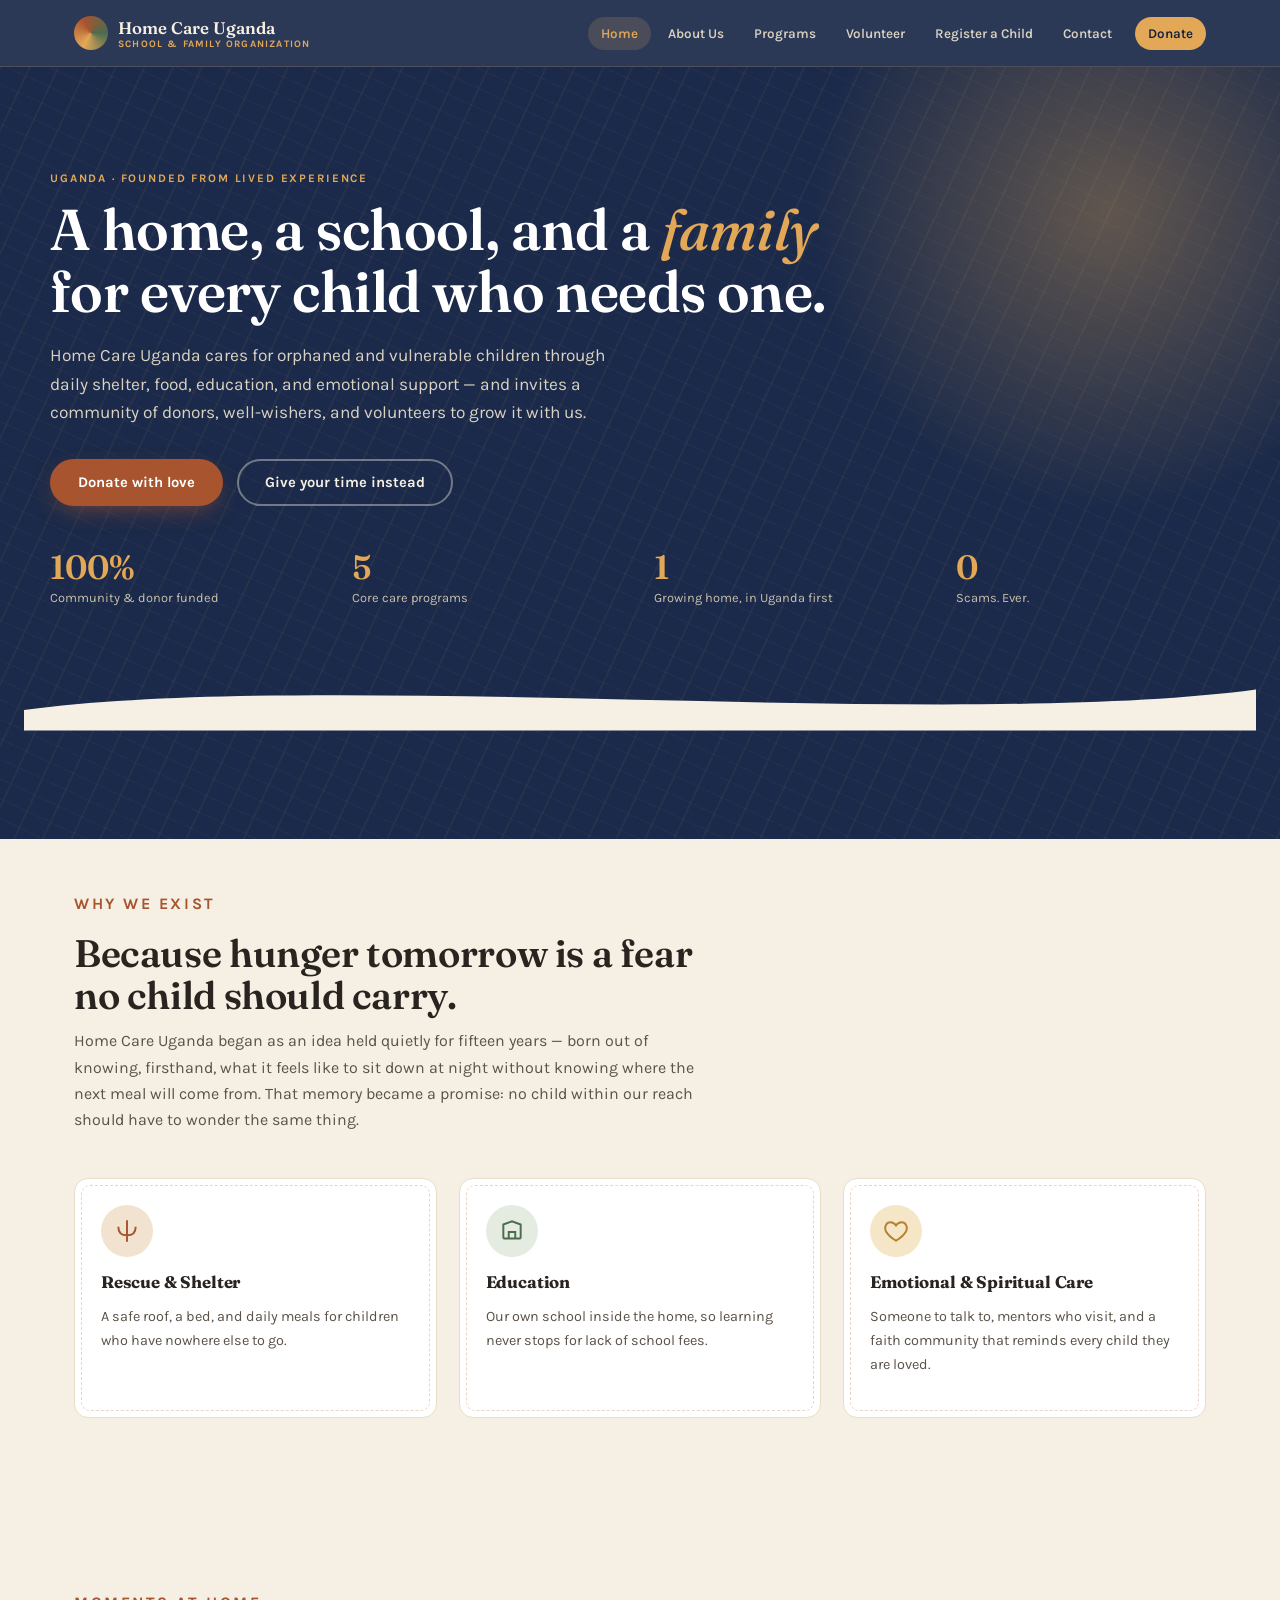
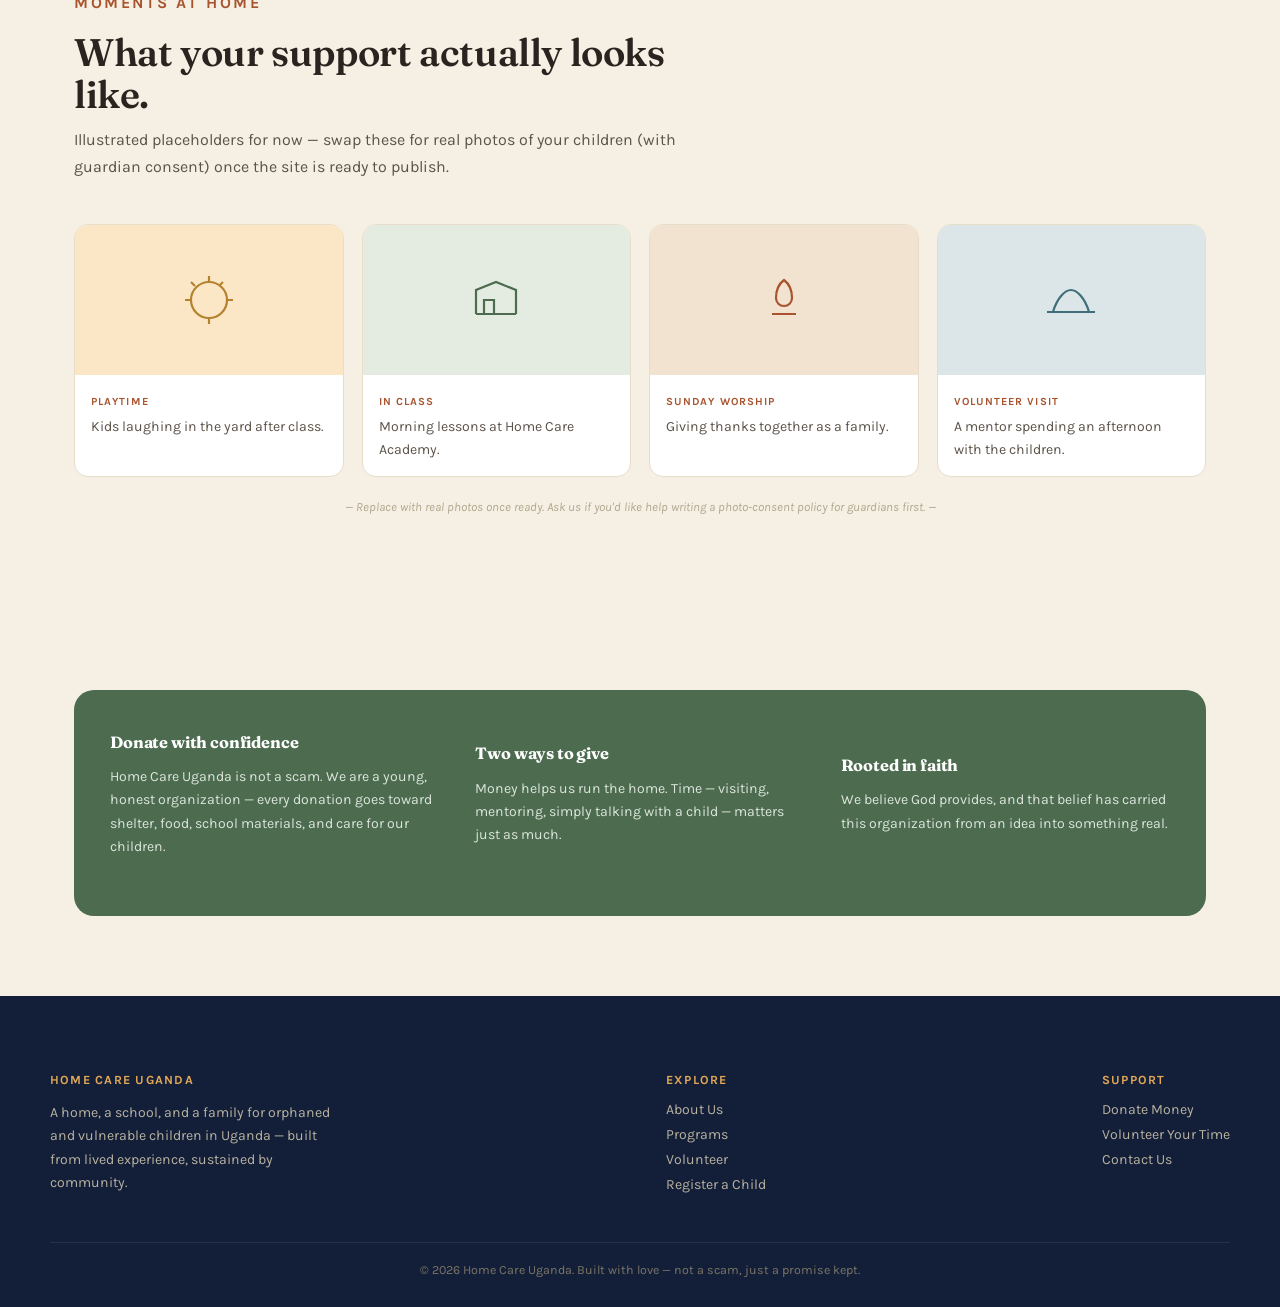
<file: index.html>
<!DOCTYPE html>
<html lang="en">
<head>
<meta charset="UTF-8">
<meta name="viewport" content="width=device-width, initial-scale=1.0">
<title>Home Care Uganda | Orphan Care, School & Family Support in Uganda</title>
<meta name="description" content="Home Care Uganda provides a home, school, and family for orphaned and vulnerable children in Wakiso District, Uganda. Donate, volunteer, or register a child today.">
<meta name="robots" content="index, follow">
<link rel="canonical" href="https://home-care-uganda-website.vercel.app/">
<link rel="preconnect" href="https://fonts.googleapis.com">
<link href="https://fonts.googleapis.com/css2?family=Fraunces:opsz,wght@9..144,400;9..144,500;9..144,600;9..144,700&family=Karla:ital,wght@0,400;0,500;0,600;0,700;1,400&display=swap" rel="stylesheet">
<link rel="stylesheet" href="styles.css">
</head>
<body data-page="home">

<header>
  <nav>
    <div class="brand">
      <div class="brand-mark"></div>
      <div class="brand-name">Home Care Uganda<small>SCHOOL &amp; FAMILY ORGANIZATION</small></div>
    </div>
    <button class="hamburger" id="hamburger">☰</button>
    <div class="navlinks" id="navlinks">
      <a data-nav="home" href="index.html">Home</a>
      <a data-nav="about" href="about.html">About Us</a>
      <a data-nav="programs" href="programs.html">Programs</a>
      <a data-nav="volunteer" href="volunteer.html">Volunteer</a>
      <a data-nav="register" href="register.html">Register a Child</a>
      <a data-nav="contact" href="contact.html">Contact</a>
      <a data-nav="donate" href="donate.html" class="cta">Donate</a>
    </div>
  </nav>
</header>

<div class="hero barkcloth">
  <div class="hero-inner">
    <p class="eyebrow light">UGANDA · FOUNDED FROM LIVED EXPERIENCE</p>
    <h1>A home, a school, and a <span class="accent">family</span> for every child who needs one.</h1>
    <p class="lead">Home Care Uganda cares for orphaned and vulnerable children through daily shelter, food, education, and emotional support — and invites a community of donors, well-wishers, and volunteers to grow it with us.</p>
    <div class="hero-actions">
      <a class="btn btn-primary" href="donate.html">Donate with love</a>
      <a class="btn btn-ghost" href="volunteer.html">Give your time instead</a>
    </div>
  </div>
  <div class="stats-row">
    <div class="stat"><div class="num">100%</div><div class="label">Community &amp; donor funded</div></div>
    <div class="stat"><div class="num">5</div><div class="label">Core care programs</div></div>
    <div class="stat"><div class="num">1</div><div class="label">Growing home, in Uganda first</div></div>
    <div class="stat"><div class="num">0</div><div class="label">Scams. Ever.</div></div>
  </div>
  <div class="sunrise-divider">
    <svg viewBox="0 0 1200 60" preserveAspectRatio="none"><path d="M0,40 C300,0 900,60 1200,20 L1200,60 L0,60 Z" fill="#F6F0E4"/></svg>
  </div>
</div>

<section class="block tight fade-in">
  <div class="section-head">
    <p class="eyebrow">WHY WE EXIST</p>
    <h2>Because hunger tomorrow is a fear no child should carry.</h2>
    <p>Home Care Uganda began as an idea held quietly for fifteen years — born out of knowing, firsthand, what it feels like to sit down at night without knowing where the next meal will come from. That memory became a promise: no child within our reach should have to wonder the same thing.</p>
  </div>
  <div class="grid3">
    <div class="weave-card">
      <div class="icon-circle" style="background:#F2E3D0;"><svg viewBox="0 0 24 24" fill="none" stroke="#A8542E" stroke-width="1.8"><path d="M12 2v20M4 8c0 6 4 8 8 8s8-2 8-8"/></svg></div>
      <h3 style="font-size:1.05rem;">Rescue &amp; Shelter</h3>
      <p style="font-size:0.9rem;">A safe roof, a bed, and daily meals for children who have nowhere else to go.</p>
    </div>
    <div class="weave-card">
      <div class="icon-circle" style="background:#E4EBE1;"><svg viewBox="0 0 24 24" fill="none" stroke="#4C6B4F" stroke-width="1.8"><path d="M4 19V6l8-3 8 3v13M4 19h16M9 19v-6h6v6"/></svg></div>
      <h3 style="font-size:1.05rem;">Education</h3>
      <p style="font-size:0.9rem;">Our own school inside the home, so learning never stops for lack of school fees.</p>
    </div>
    <div class="weave-card">
      <div class="icon-circle" style="background:#F5E6C8;"><svg viewBox="0 0 24 24" fill="none" stroke="#B5822F" stroke-width="1.8"><path d="M12 21s-7-4.35-9.5-9C1 8 3 4 7 4c2 0 4 1.5 5 3 1-1.5 3-3 5-3 4 0 6 4 4.5 8-2.5 4.65-9.5 9-9.5 9z"/></svg></div>
      <h3 style="font-size:1.05rem;">Emotional &amp; Spiritual Care</h3>
      <p style="font-size:0.9rem;">Someone to talk to, mentors who visit, and a faith community that reminds every child they are loved.</p>
    </div>
  </div>
</section>

<section class="block fade-in">
  <div class="section-head">
    <p class="eyebrow">MOMENTS AT HOME</p>
    <h2>What your support actually looks like.</h2>
    <p>Illustrated placeholders for now — swap these for real photos of your children (with guardian consent) once the site is ready to publish.</p>
  </div>
  <div class="grid4">
    <div class="moment-card">
      <div class="moment-visual" style="background:#FBE7C6;">
        <svg viewBox="0 0 64 64" fill="none" stroke="#B5822F" stroke-width="2.2"><circle cx="32" cy="32" r="18"/><path d="M32 8v6M32 50v6M8 32h6M50 32h6M14 14l4 4M46 14l-4 4"/></svg>
      </div>
      <div class="moment-caption"><p class="tag">Playtime</p><p>Kids laughing in the yard after class.</p></div>
    </div>
    <div class="moment-card">
      <div class="moment-visual" style="background:#E4EBE1;">
        <svg viewBox="0 0 64 64" fill="none" stroke="#4C6B4F" stroke-width="2.2"><path d="M12 46V22l20-8 20 8v24M12 46h40M20 46V32h10v14"/></svg>
      </div>
      <div class="moment-caption"><p class="tag">In Class</p><p>Morning lessons at Home Care Academy.</p></div>
    </div>
    <div class="moment-card">
      <div class="moment-visual" style="background:#F2E3D0;">
        <svg viewBox="0 0 64 64" fill="none" stroke="#A8542E" stroke-width="2.2"><path d="M32 12c-8 6-8 14-8 18a8 8 0 0016 0c0-4 0-12-8-18z"/><path d="M20 46h24"/></svg>
      </div>
      <div class="moment-caption"><p class="tag">Sunday Worship</p><p>Giving thanks together as a family.</p></div>
    </div>
    <div class="moment-card">
      <div class="moment-visual" style="background:#DCE6E8;">
        <svg viewBox="0 0 64 64" fill="none" stroke="#3E6E78" stroke-width="2.2"><path d="M14 44c4-14 12-22 18-22s14 8 18 22M8 44h48"/></svg>
      </div>
      <div class="moment-caption"><p class="tag">Volunteer Visit</p><p>A mentor spending an afternoon with the children.</p></div>
    </div>
  </div>
  <p class="placeholder-note">— Replace with real photos once ready. Ask us if you'd like help writing a photo-consent policy for guardians first. —</p>
</section>

<section class="block fade-in">
  <div class="trust-band">
    <div class="trust-item">
      <h4>Donate with confidence</h4>
      <p>Home Care Uganda is not a scam. We are a young, honest organization — every donation goes toward shelter, food, school materials, and care for our children.</p>
    </div>
    <div class="trust-item">
      <h4>Two ways to give</h4>
      <p>Money helps us run the home. Time — visiting, mentoring, simply talking with a child — matters just as much.</p>
    </div>
    <div class="trust-item">
      <h4>Rooted in faith</h4>
      <p>We believe God provides, and that belief has carried this organization from an idea into something real.</p>
    </div>
  </div>
</section>

<footer>
  <div class="footer-inner">
    <div class="footer-col" style="max-width:280px;">
      <h5>HOME CARE UGANDA</h5>
      <p>A home, a school, and a family for orphaned and vulnerable children in Uganda — built from lived experience, sustained by community.</p>
    </div>
    <div class="footer-col">
      <h5>EXPLORE</h5>
      <a href="about.html">About Us</a>
      <a href="programs.html">Programs</a>
      <a href="volunteer.html">Volunteer</a>
      <a href="register.html">Register a Child</a>
    </div>
    <div class="footer-col">
      <h5>SUPPORT</h5>
      <a href="donate.html">Donate Money</a>
      <a href="volunteer.html">Volunteer Your Time</a>
      <a href="contact.html">Contact Us</a>
    </div>
  </div>
  <div class="footer-bottom">© 2026 Home Care Uganda. Built with love — not a scam, just a promise kept.</div>
</footer>

<script src="script.js"></script>
</body>
</html>
</file>
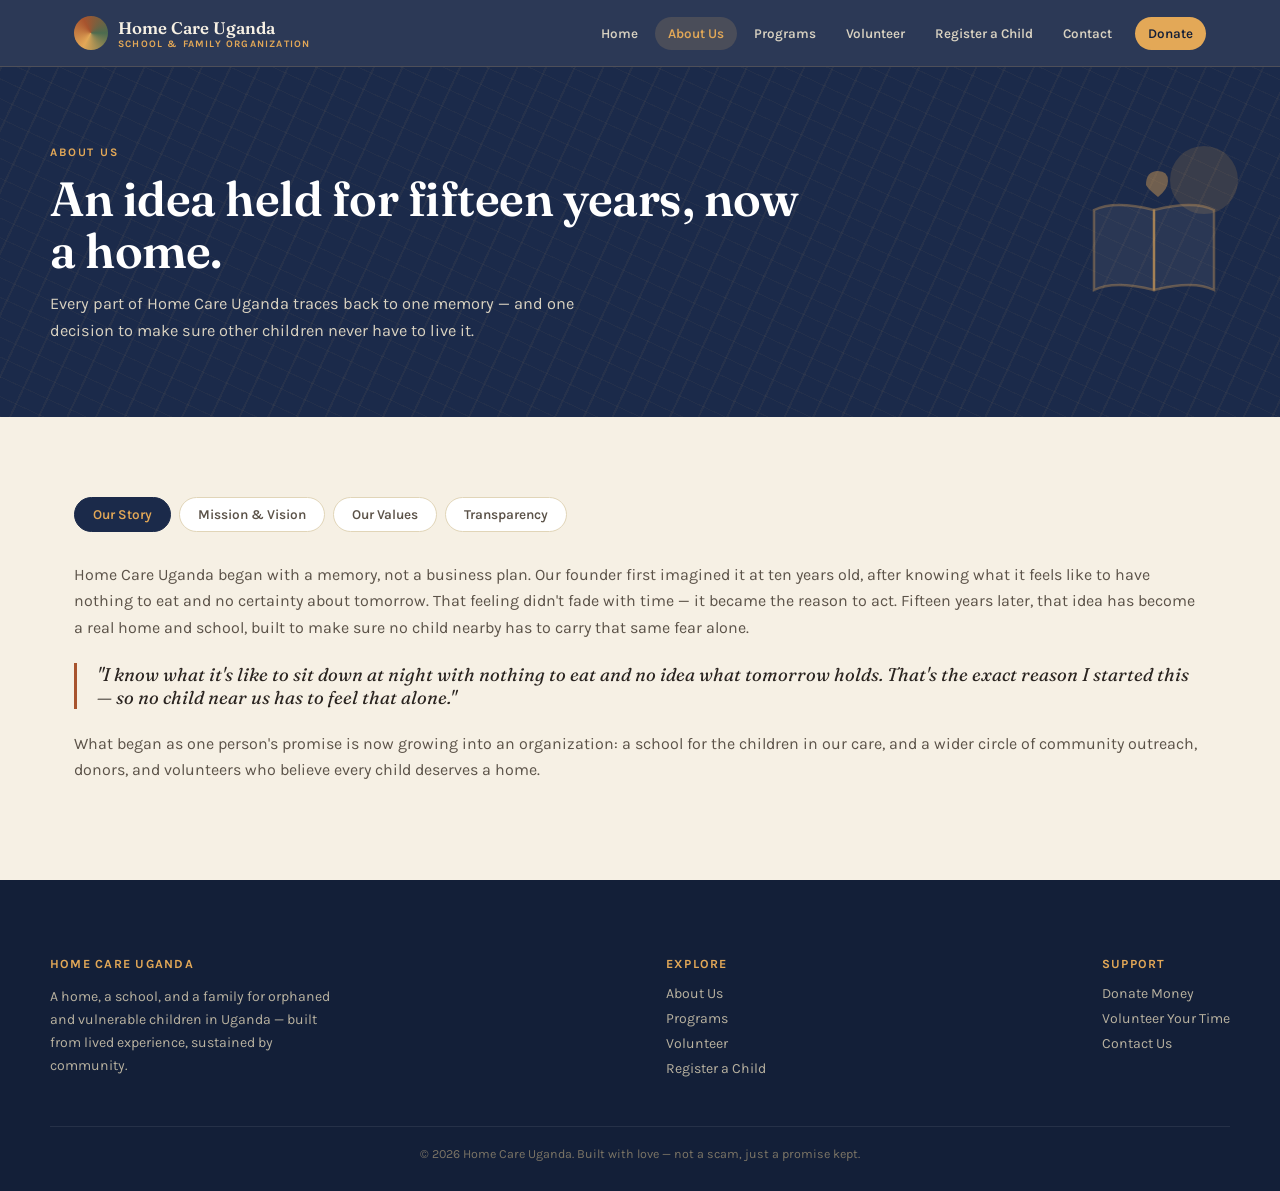
<file: about.html>
<!DOCTYPE html>
<html lang="en">
<head>
<meta charset="UTF-8">
<meta name="viewport" content="width=device-width, initial-scale=1.0">
<title>About Us — Home Care Uganda</title>
<link rel="preconnect" href="https://fonts.googleapis.com">
<link href="https://fonts.googleapis.com/css2?family=Fraunces:opsz,wght@9..144,400;9..144,500;9..144,600;9..144,700&family=Karla:ital,wght@0,400;0,500;0,600;0,700;1,400&display=swap" rel="stylesheet">
<link rel="stylesheet" href="styles.css">
</head>
<body data-page="about">

<header>
  <nav>
    <div class="brand">
      <div class="brand-mark"></div>
      <div class="brand-name">Home Care Uganda<small>SCHOOL &amp; FAMILY ORGANIZATION</small></div>
    </div>
    <button class="hamburger" id="hamburger">☰</button>
    <div class="navlinks" id="navlinks">
      <a data-nav="home" href="index.html">Home</a>
      <a data-nav="about" href="about.html">About Us</a>
      <a data-nav="programs" href="programs.html">Programs</a>
      <a data-nav="volunteer" href="volunteer.html">Volunteer</a>
      <a data-nav="register" href="register.html">Register a Child</a>
      <a data-nav="contact" href="contact.html">Contact</a>
      <a data-nav="donate" href="donate.html" class="cta">Donate</a>
    </div>
  </nav>
</header>

<div class="page-hero barkcloth">
  <div class="page-hero-art" aria-hidden="true">
    <svg viewBox="0 0 200 200" xmlns="http://www.w3.org/2000/svg">
      <circle cx="150" cy="40" r="34" fill="rgba(227,168,87,0.18)"/>
      <path d="M40 150 V70 Q60 60 100 70 V150 Q60 140 40 150Z" fill="rgba(246,240,228,0.08)" stroke="rgba(227,168,87,0.4)" stroke-width="2.5"/>
      <path d="M160 150 V70 Q140 60 100 70 V150 Q140 140 160 150Z" fill="rgba(246,240,228,0.08)" stroke="rgba(227,168,87,0.4)" stroke-width="2.5"/>
      <path d="M100 70 v80" stroke="rgba(227,168,87,0.4)" stroke-width="2"/>
      <path d="M92 45 q0-14 12-14 q10 0 10 10 q0 8-10 16 q-10-8-12-12Z" fill="rgba(227,168,87,0.5)"/>
    </svg>
  </div>
  <div class="page-hero-inner">
    <p class="eyebrow light">ABOUT US</p>
    <h1>An idea held for fifteen years, now a home.</h1>
    <p class="lead">Every part of Home Care Uganda traces back to one memory — and one decision to make sure other children never have to live it.</p>
  </div>
</div>

<section class="block">
  <div class="subtabs">
    <button data-tab="story" class="active">Our Story</button>
    <button data-tab="mission">Mission &amp; Vision</button>
    <button data-tab="values">Our Values</button>
    <button data-tab="transparency">Transparency</button>
  </div>

  <div class="subpanel active" data-tabpanel="story">
    <p>Home Care Uganda began with a memory, not a business plan. Our founder first imagined it at ten years old, after knowing what it feels like to have nothing to eat and no certainty about tomorrow. That feeling didn't fade with time — it became the reason to act. Fifteen years later, that idea has become a real home and school, built to make sure no child nearby has to carry that same fear alone.</p>
    <div class="story-quote">"I know what it's like to sit down at night with nothing to eat and no idea what tomorrow holds. That's the exact reason I started this — so no child near us has to feel that alone."</div>
    <p>What began as one person's promise is now growing into an organization: a school for the children in our care, and a wider circle of community outreach, donors, and volunteers who believe every child deserves a home.</p>
  </div>

  <div class="subpanel" data-tabpanel="mission">
    <div class="grid3">
      <div class="weave-card">
        <h3 style="font-size:1.05rem;">Mission</h3>
        <p style="font-size:0.92rem;">To rescue, shelter, feed, educate, and emotionally support orphaned and vulnerable children in Uganda, while building a community of donors and volunteers who give with love, not obligation.</p>
      </div>
      <div class="weave-card">
        <h3 style="font-size:1.05rem;">Vision</h3>
        <p style="font-size:0.92rem;">A future where every child who passes through Home Care Uganda grows up knowing they were loved, educated, and given a real chance — and where this model expands beyond Uganda to serve children in other countries too.</p>
      </div>
      <div class="weave-card">
        <h3 style="font-size:1.05rem;">Approach</h3>
        <p style="font-size:0.92rem;">Start small, prove it works in Uganda, and grow deliberately — care first, scale second.</p>
      </div>
    </div>
  </div>

  <div class="subpanel" data-tabpanel="values">
    <div class="grid3">
      <div class="weave-card"><h3 style="font-size:1rem;">Faith</h3><p style="font-size:0.9rem;">We believe God provides — through people, through community, through patience.</p></div>
      <div class="weave-card"><h3 style="font-size:1rem;">Honesty</h3><p style="font-size:0.9rem;">Every donation is used for the children. No exceptions, no hidden costs.</p></div>
      <div class="weave-card"><h3 style="font-size:1rem;">Dignity</h3><p style="font-size:0.9rem;">We care for children in a way that protects their dignity, not just their needs.</p></div>
      <div class="weave-card"><h3 style="font-size:1rem;">Presence</h3><p style="font-size:0.9rem;">Time and attention matter as much as money — a visit, a conversation, a mentor.</p></div>
      <div class="weave-card"><h3 style="font-size:1rem;">Patience</h3><p style="font-size:0.9rem;">We are new and growing slowly and honestly, not chasing rapid, unstable growth.</p></div>
      <div class="weave-card"><h3 style="font-size:1rem;">Community</h3><p style="font-size:0.9rem;">This is not one person's project — it belongs to everyone who chooses to support it.</p></div>
    </div>
  </div>

  <div class="subpanel" data-tabpanel="transparency">
    <p>We know that many people are, understandably, cautious about donating online. Here is what we want every visitor to know:</p>
    <ul style="line-height:1.8; color:var(--ink-soft); padding-left:20px; list-style:disc;">
      <li>Home Care Uganda is a genuine, newly-formed school and care organization based in Uganda — not a scheme.</li>
      <li>We are in the process of formal registration as we grow; we'll publish registration details here as soon as they're finalized.</li>
      <li>Donations go directly toward shelter, food, schooling materials, and children's care.</li>
      <li>You are always welcome to give time instead of, or alongside, money.</li>
    </ul>
    <p style="margin-top:14px; font-size:0.85rem; font-style:italic;">Note to the founder: formally registering as an NGO/CBO in Uganda and publishing your registration number here will make this section far more convincing to cautious donors — worth prioritizing early.</p>
  </div>
</section>

<footer>
  <div class="footer-inner">
    <div class="footer-col" style="max-width:280px;">
      <h5>HOME CARE UGANDA</h5>
      <p>A home, a school, and a family for orphaned and vulnerable children in Uganda — built from lived experience, sustained by community.</p>
    </div>
    <div class="footer-col">
      <h5>EXPLORE</h5>
      <a href="about.html">About Us</a>
      <a href="programs.html">Programs</a>
      <a href="volunteer.html">Volunteer</a>
      <a href="register.html">Register a Child</a>
    </div>
    <div class="footer-col">
      <h5>SUPPORT</h5>
      <a href="donate.html">Donate Money</a>
      <a href="volunteer.html">Volunteer Your Time</a>
      <a href="contact.html">Contact Us</a>
    </div>
  </div>
  <div class="footer-bottom">© 2026 Home Care Uganda. Built with love — not a scam, just a promise kept.</div>
</footer>

<script src="script.js"></script>
</body>
</html>
</file>
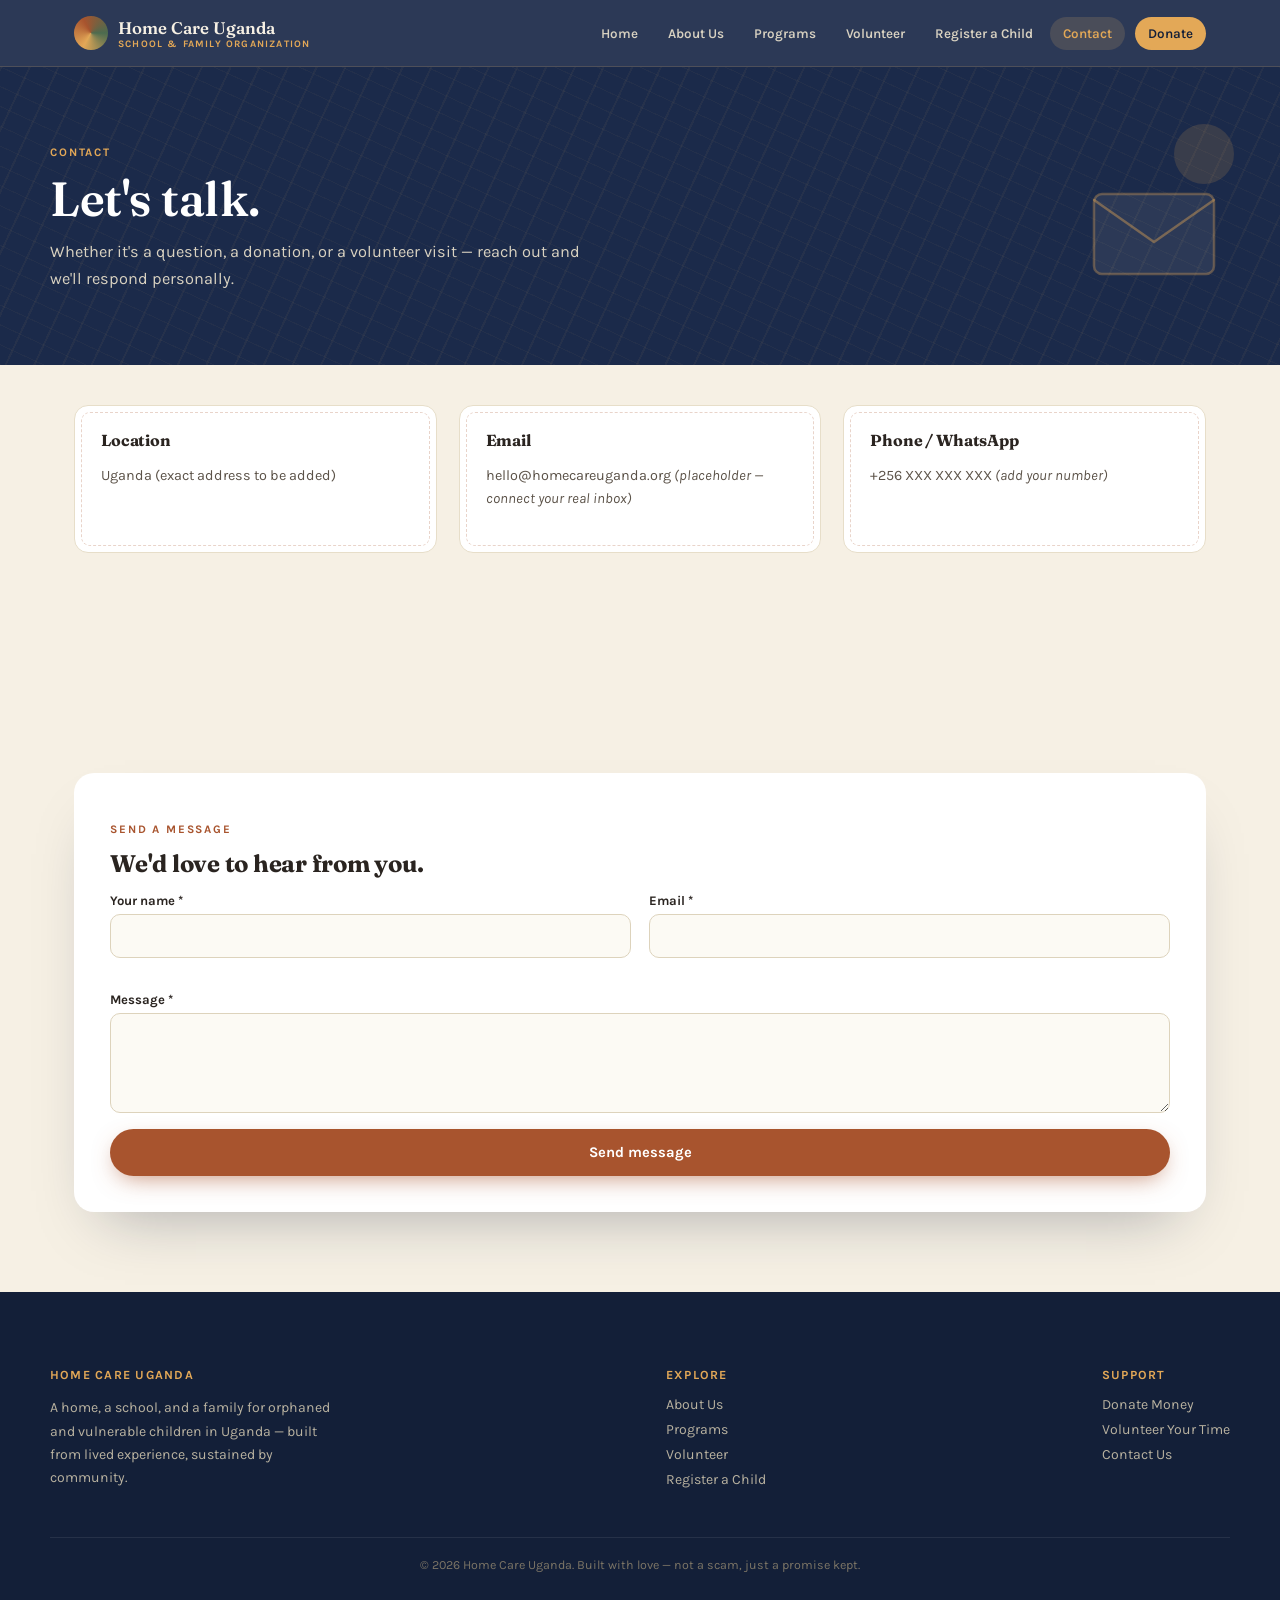
<file: contact.html>
<!DOCTYPE html>
<html lang="en">
<head>
<meta charset="UTF-8">
<meta name="viewport" content="width=device-width, initial-scale=1.0">
<title>Contact — Home Care Uganda</title>
<link rel="preconnect" href="https://fonts.googleapis.com">
<link href="https://fonts.googleapis.com/css2?family=Fraunces:opsz,wght@9..144,400;9..144,500;9..144,600;9..144,700&family=Karla:ital,wght@0,400;0,500;0,600;0,700;1,400&display=swap" rel="stylesheet">
<link rel="stylesheet" href="styles.css">
</head>
<body data-page="contact">

<header>
  <nav>
    <div class="brand">
      <div class="brand-mark"></div>
      <div class="brand-name">Home Care Uganda<small>SCHOOL &amp; FAMILY ORGANIZATION</small></div>
    </div>
    <button class="hamburger" id="hamburger">☰</button>
    <div class="navlinks" id="navlinks">
      <a data-nav="home" href="index.html">Home</a>
      <a data-nav="about" href="about.html">About Us</a>
      <a data-nav="programs" href="programs.html">Programs</a>
      <a data-nav="volunteer" href="volunteer.html">Volunteer</a>
      <a data-nav="register" href="register.html">Register a Child</a>
      <a data-nav="contact" href="contact.html">Contact</a>
      <a data-nav="donate" href="donate.html" class="cta">Donate</a>
    </div>
  </nav>
</header>

<div class="page-hero barkcloth">
  <div class="page-hero-art" aria-hidden="true">
    <svg viewBox="0 0 200 200" xmlns="http://www.w3.org/2000/svg">
      <circle cx="150" cy="40" r="30" fill="rgba(227,168,87,0.18)"/>
      <rect x="40" y="80" width="120" height="80" rx="8" fill="rgba(246,240,228,0.09)" stroke="rgba(227,168,87,0.4)" stroke-width="2.5"/>
      <path d="M40 86 L100 128 L160 86" fill="none" stroke="rgba(227,168,87,0.5)" stroke-width="2.5" stroke-linecap="round"/>
    </svg>
  </div>
  <div class="page-hero-inner">
    <p class="eyebrow light">CONTACT</p>
    <h1>Let's talk.</h1>
    <p class="lead">Whether it's a question, a donation, or a volunteer visit — reach out and we'll respond personally.</p>
  </div>
</div>

<section class="block tight">
  <div class="grid3">
    <div class="weave-card">
      <h3 style="font-size:1rem;">Location</h3>
      <p style="font-size:0.9rem;">Uganda (exact address to be added)</p>
    </div>
    <div class="weave-card">
      <h3 style="font-size:1rem;">Email</h3>
      <p style="font-size:0.9rem;">hello@homecareuganda.org <em>(placeholder — connect your real inbox)</em></p>
    </div>
    <div class="weave-card">
      <h3 style="font-size:1rem;">Phone / WhatsApp</h3>
      <p style="font-size:0.9rem;">+256 XXX XXX XXX <em>(add your number)</em></p>
    </div>
  </div>
</section>

<section class="block">
  <div class="donate-form-panel fade-in">
    <p class="eyebrow">SEND A MESSAGE</p>
    <h2 style="font-size:1.5rem; margin-top:6px; margin-bottom:16px;">We'd love to hear from you.</h2>
    <form data-validate data-page-form="contact">
      <div class="form-grid">
        <div class="field">
          <label for="k-name">Your name *</label>
          <input type="text" id="k-name" name="name" required>
        </div>
        <div class="field">
          <label for="k-email">Email *</label>
          <input type="email" id="k-email" name="email" required>
        </div>
        <div class="field full">
          <label for="k-message">Message *</label>
          <textarea id="k-message" name="message" required></textarea>
        </div>
      </div>
      <button type="submit" class="btn btn-primary" style="width:100%; justify-content:center;">Send message</button>
    </form>
  </div>
</section>

<footer>
  <div class="footer-inner">
    <div class="footer-col" style="max-width:280px;">
      <h5>HOME CARE UGANDA</h5>
      <p>A home, a school, and a family for orphaned and vulnerable children in Uganda — built from lived experience, sustained by community.</p>
    </div>
    <div class="footer-col">
      <h5>EXPLORE</h5>
      <a href="about.html">About Us</a>
      <a href="programs.html">Programs</a>
      <a href="volunteer.html">Volunteer</a>
      <a href="register.html">Register a Child</a>
    </div>
    <div class="footer-col">
      <h5>SUPPORT</h5>
      <a href="donate.html">Donate Money</a>
      <a href="volunteer.html">Volunteer Your Time</a>
      <a href="contact.html">Contact Us</a>
    </div>
  </div>
  <div class="footer-bottom">© 2026 Home Care Uganda. Built with love — not a scam, just a promise kept.</div>
</footer>

<script src="script.js"></script>
</body>
</html>
</file>
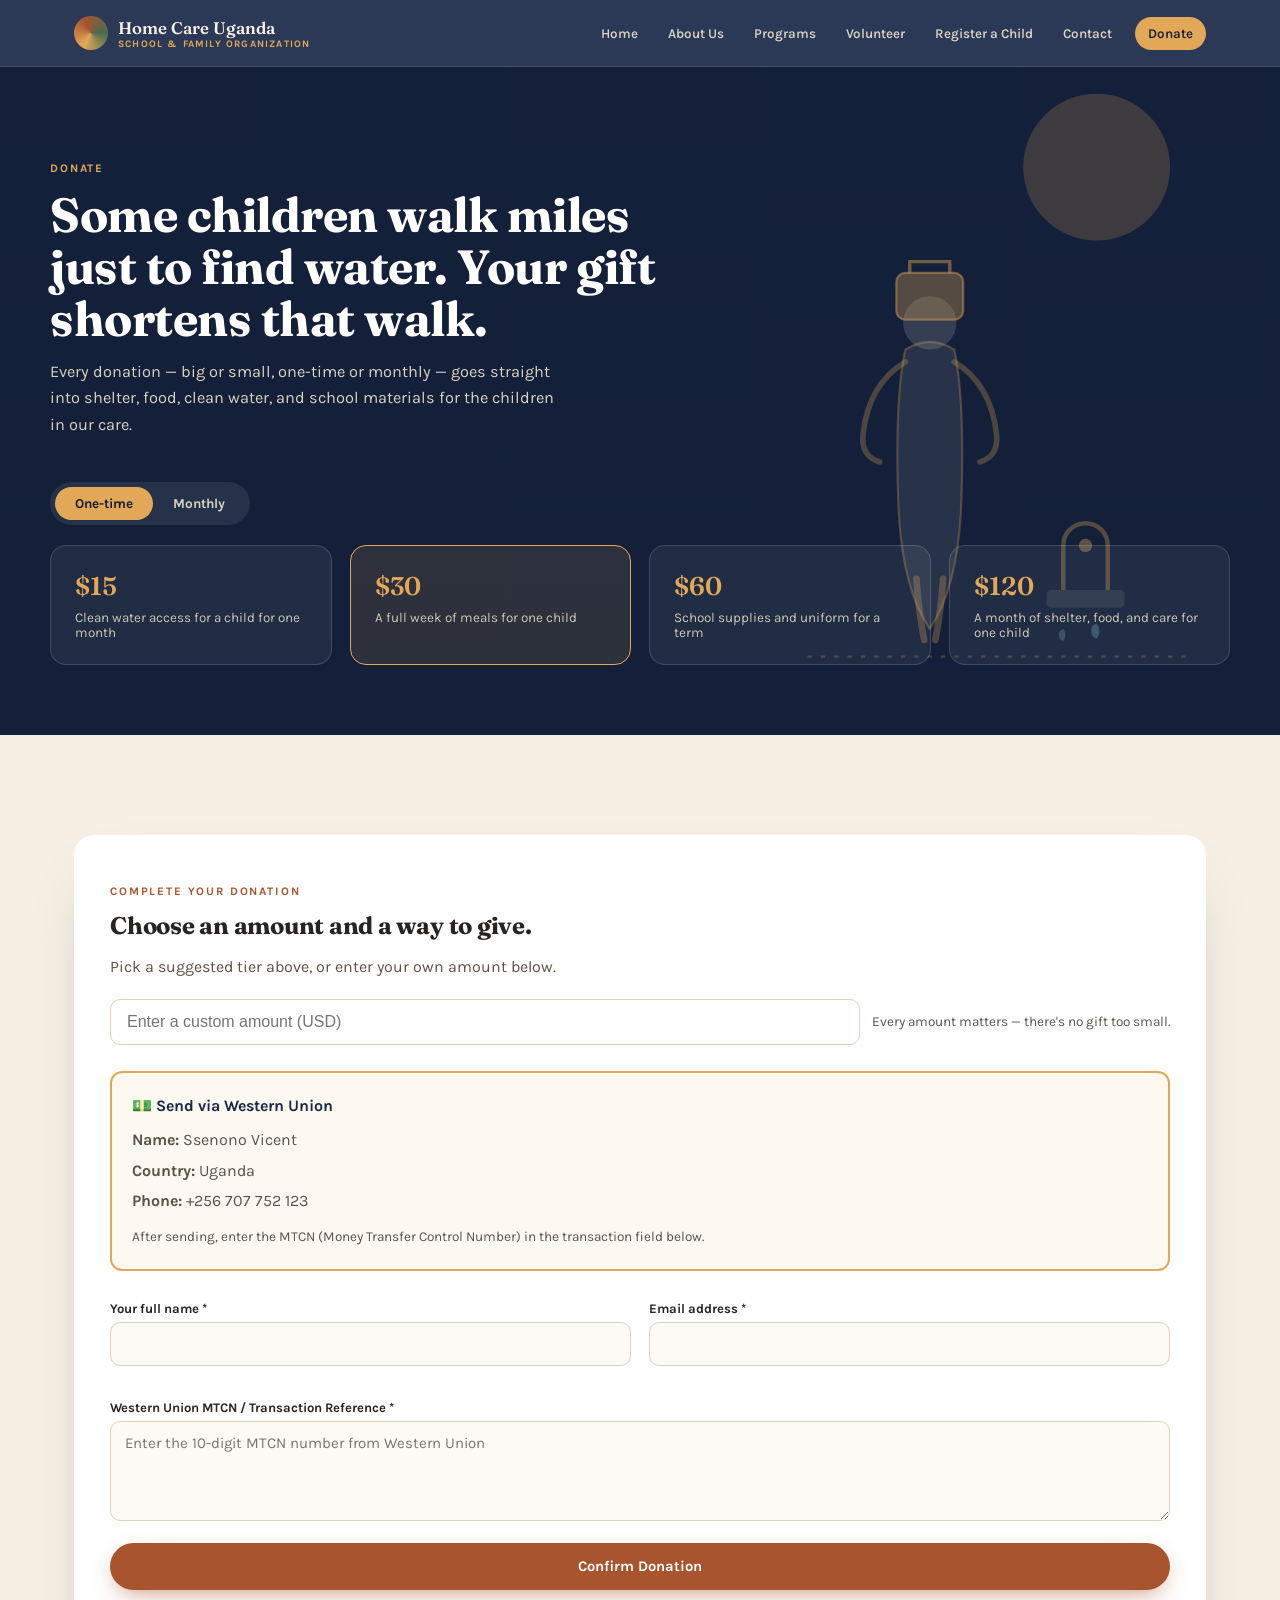
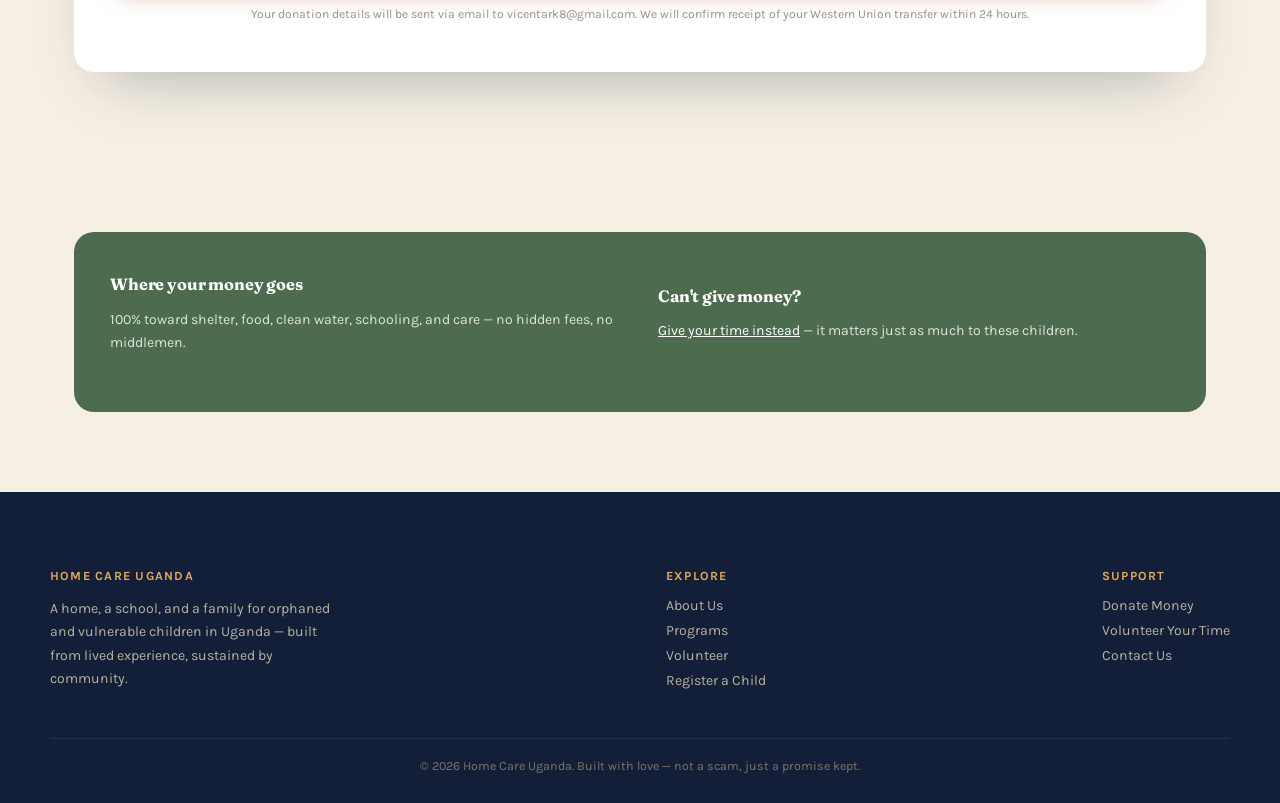
<file: donate.html>
<!DOCTYPE html>
<html lang="en">
<head>
<meta charset="UTF-8">
<meta name="viewport" content="width=device-width, initial-scale=1.0">
<title>Donate — Home Care Uganda</title>
<link rel="preconnect" href="https://fonts.googleapis.com">
<link href="https://fonts.googleapis.com/css2?family=Fraunces:opsz,wght@9..144,400;9..144,500;9..144,600;9..144,700&family=Karla:ital,wght@0,400;0,500;0,600;0,700;1,400&display=swap" rel="stylesheet">
<link rel="stylesheet" href="styles.css">
</head>
<body data-page="donate">

<header>
  <nav>
    <div class="brand">
      <div class="brand-mark"></div>
      <div class="brand-name">Home Care Uganda<small>SCHOOL &amp; FAMILY ORGANIZATION</small></div>
    </div>
    <button class="hamburger" id="hamburger">☰</button>
    <div class="navlinks" id="navlinks">
      <a data-nav="home" href="index.html">Home</a>
      <a data-nav="about" href="about.html">About Us</a>
      <a data-nav="programs" href="programs.html">Programs</a>
      <a data-nav="volunteer" href="volunteer.html">Volunteer</a>
      <a data-nav="register" href="register.html">Register a Child</a>
      <a data-nav="contact" href="contact.html">Contact</a>
      <a data-nav="donate" href="donate.html" class="cta">Donate</a>
    </div>
  </nav>
</header>

<!-- DONATION HERO with illustrated background art -->
<div class="donate-hero">
  <div class="donate-hero-art" aria-hidden="true">
    <svg viewBox="0 0 400 600" xmlns="http://www.w3.org/2000/svg">
      <circle cx="300" cy="90" r="66" fill="rgba(227,168,87,0.22)"/>
      <line x1="40" y1="530" x2="380" y2="530" stroke="rgba(227,168,87,0.25)" stroke-width="2" stroke-dasharray="4 8"/>
      <rect x="255" y="470" width="70" height="16" rx="4" fill="rgba(246,240,228,0.10)"/>
      <path d="M270 470 v-40 a20 20 0 0140 0 v40" fill="none" stroke="rgba(227,168,87,0.35)" stroke-width="4"/>
      <circle cx="290" cy="430" r="6" fill="rgba(227,168,87,0.4)"/>
      <path d="M300 500 q5 8 0 14 q-5-2-5-8 q0-4 5-6z" fill="rgba(120,180,200,0.35)"/>
      <path d="M270 505 q4 6 0 11 q-4-1-4-6 q0-3 4-5z" fill="rgba(120,180,200,0.3)"/>
      <g>
        <circle cx="150" cy="230" r="24" fill="rgba(246,240,228,0.16)"/>
        <path d="M128 254 Q118 300 122 400 Q126 470 150 505 Q174 470 178 400 Q182 300 172 254 Q150 240 128 254 Z" fill="rgba(246,240,228,0.10)" stroke="rgba(227,168,87,0.30)" stroke-width="2"/>
        <path d="M128 265 Q95 285 90 330 Q88 350 105 355" fill="none" stroke="rgba(227,168,87,0.30)" stroke-width="5" stroke-linecap="round"/>
        <path d="M172 265 Q205 285 210 330 Q212 350 195 355" fill="none" stroke="rgba(227,168,87,0.30)" stroke-width="5" stroke-linecap="round"/>
        <rect x="120" y="185" width="60" height="42" rx="8" fill="rgba(227,168,87,0.35)" stroke="rgba(227,168,87,0.5)" stroke-width="2"/>
        <path d="M132 185 v-10 h36 v10" fill="none" stroke="rgba(227,168,87,0.5)" stroke-width="3"/>
        <path d="M138 460 Q140 490 145 515 M162 460 Q160 490 155 515" fill="none" stroke="rgba(227,168,87,0.30)" stroke-width="6" stroke-linecap="round"/>
      </g>
    </svg>
  </div>
  <div class="donate-hero-inner">
    <p class="eyebrow light">DONATE</p>
    <h1>Some children walk miles just to find water. Your gift shortens that walk.</h1>
    <p class="lead">Every donation — big or small, one-time or monthly — goes straight into shelter, food, clean water, and school materials for the children in our care.</p>

    <div class="tier-toggle" role="group" aria-label="Donation frequency">
      <button type="button" class="active">One-time</button>
      <button type="button">Monthly</button>
    </div>

    <div class="tier-grid">
      <div class="tier-card" data-amount="15">
        <div class="amt">$15</div>
        <div class="impact">Clean water access for a child for one month</div>
      </div>
      <div class="tier-card selected" data-amount="30">
        <div class="amt">$30</div>
        <div class="impact">A full week of meals for one child</div>
      </div>
      <div class="tier-card" data-amount="60">
        <div class="amt">$60</div>
        <div class="impact">School supplies and uniform for a term</div>
      </div>
      <div class="tier-card" data-amount="120">
        <div class="amt">$120</div>
        <div class="impact">A month of shelter, food, and care for one child</div>
      </div>
    </div>
  </div>
</div>

<section class="block tight">
  <div class="donate-form-panel fade-in">
    <p class="eyebrow">COMPLETE YOUR DONATION</p>
    <h2 style="font-size:1.5rem; margin-top:6px; margin-bottom:6px;">Choose an amount and a way to give.</h2>
    <p style="margin-bottom:0;">Pick a suggested tier above, or enter your own amount below.</p>

    <div class="custom-amount-row">
      <input type="number" id="customAmount" name="amount" placeholder="Enter a custom amount (USD)" min="1">
      <span style="font-size:0.85rem; color:var(--ink-soft);">Every amount matters — there's no gift too small.</span>
    </div>

    <!-- ===== WESTERN UNION DETAILS (Replaces payment methods) ===== -->
    <div style="margin-top:26px; background:#FDF9F0; border:2px solid var(--gold); border-radius:12px; padding:20px;">
      <p style="font-weight:700; margin:0 0 8px 0; font-size:1rem; color:var(--indigo);">💵 Send via Western Union</p>
      <p style="margin:4px 0;"><strong>Name:</strong> Ssenono Vicent</p>
      <p style="margin:4px 0;"><strong>Country:</strong> Uganda</p>
      <p style="margin:4px 0;"><strong>Phone:</strong> +256 707 752 123</p>
      <p style="margin:12px 0 0 0; font-size:0.85rem; color:var(--ink-soft);">After sending, enter the MTCN (Money Transfer Control Number) in the transaction field below.</p>
    </div>

    <form data-validate data-page-form="donate" style="margin-top:30px;">
      <div class="form-grid">
        <div class="field">
          <label for="d-name">Your full name *</label>
          <input type="text" id="d-name" name="name" required>
        </div>
        <div class="field">
          <label for="d-email">Email address *</label>
          <input type="email" id="d-email" name="email" required>
        </div>
        <div class="field full">
          <label for="d-message">Western Union MTCN / Transaction Reference *</label>
          <textarea id="d-message" name="message" placeholder="Enter the 10-digit MTCN number from Western Union" required></textarea>
        </div>
      </div>
      <button type="submit" class="btn btn-primary" style="width:100%; justify-content:center; margin-top:6px;">Confirm Donation</button>
      <p style="font-size:0.76rem; color:#9A9080; margin-top:14px; text-align:center;">
        Your donation details will be sent via email to vicentark8@gmail.com. We will confirm receipt of your Western Union transfer within 24 hours.
      </p>
    </form>
  </div>
</section>

<section class="block">
  <div class="trust-band">
    <div class="trust-item">
      <h4>Where your money goes</h4>
      <p>100% toward shelter, food, clean water, schooling, and care — no hidden fees, no middlemen.</p>
    </div>
    <div class="trust-item">
      <h4>Can't give money?</h4>
      <p><a href="volunteer.html" style="color:#fff; text-decoration:underline;">Give your time instead</a> — it matters just as much to these children.</p>
    </div>
  </div>
</section>

<footer>
  <div class="footer-inner">
    <div class="footer-col" style="max-width:280px;">
      <h5>HOME CARE UGANDA</h5>
      <p>A home, a school, and a family for orphaned and vulnerable children in Uganda — built from lived experience, sustained by community.</p>
    </div>
    <div class="footer-col">
      <h5>EXPLORE</h5>
      <a href="about.html">About Us</a>
      <a href="programs.html">Programs</a>
      <a href="volunteer.html">Volunteer</a>
      <a href="register.html">Register a Child</a>
    </div>
    <div class="footer-col">
      <h5>SUPPORT</h5>
      <a href="donate.html">Donate Money</a>
      <a href="volunteer.html">Volunteer Your Time</a>
      <a href="contact.html">Contact Us</a>
    </div>
  </div>
  <div class="footer-bottom">© 2026 Home Care Uganda. Built with love — not a scam, just a promise kept.</div>
</footer>

<script src="script.js"></script>
</body>
</html>
</file>
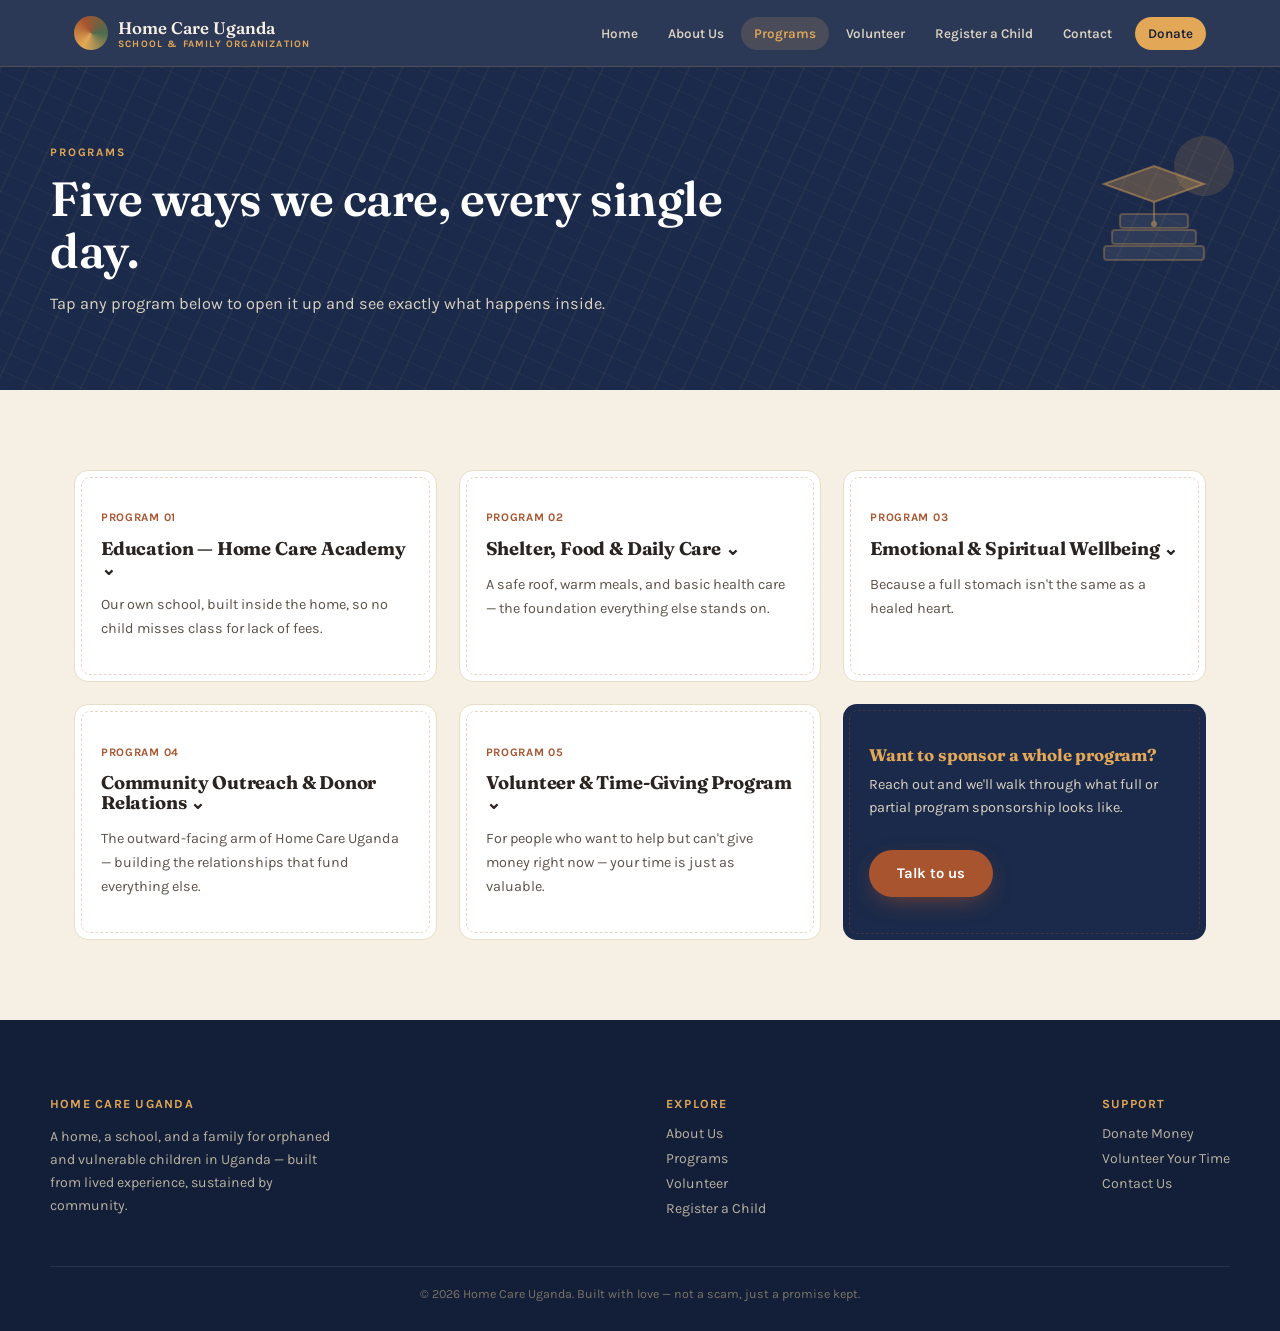
<file: programs.html>
<!DOCTYPE html>
<html lang="en">
<head>
<meta charset="UTF-8">
<meta name="viewport" content="width=device-width, initial-scale=1.0">
<title>Programs — Home Care Uganda</title>
<link rel="preconnect" href="https://fonts.googleapis.com">
<link href="https://fonts.googleapis.com/css2?family=Fraunces:opsz,wght@9..144,400;9..144,500;9..144,600;9..144,700&family=Karla:ital,wght@0,400;0,500;0,600;0,700;1,400&display=swap" rel="stylesheet">
<link rel="stylesheet" href="styles.css">
</head>
<body data-page="programs">

<header>
  <nav>
    <div class="brand">
      <div class="brand-mark"></div>
      <div class="brand-name">Home Care Uganda<small>SCHOOL &amp; FAMILY ORGANIZATION</small></div>
    </div>
    <button class="hamburger" id="hamburger">☰</button>
    <div class="navlinks" id="navlinks">
      <a data-nav="home" href="index.html">Home</a>
      <a data-nav="about" href="about.html">About Us</a>
      <a data-nav="programs" href="programs.html">Programs</a>
      <a data-nav="volunteer" href="volunteer.html">Volunteer</a>
      <a data-nav="register" href="register.html">Register a Child</a>
      <a data-nav="contact" href="contact.html">Contact</a>
      <a data-nav="donate" href="donate.html" class="cta">Donate</a>
    </div>
  </nav>
</header>

<div class="page-hero barkcloth">
  <div class="page-hero-art" aria-hidden="true">
    <svg viewBox="0 0 200 200" xmlns="http://www.w3.org/2000/svg">
      <circle cx="150" cy="40" r="30" fill="rgba(227,168,87,0.18)"/>
      <rect x="50" y="120" width="100" height="14" rx="3" fill="rgba(246,240,228,0.10)" stroke="rgba(227,168,87,0.35)" stroke-width="2"/>
      <rect x="58" y="104" width="84" height="14" rx="3" fill="rgba(246,240,228,0.10)" stroke="rgba(227,168,87,0.35)" stroke-width="2"/>
      <rect x="66" y="88" width="68" height="14" rx="3" fill="rgba(246,240,228,0.10)" stroke="rgba(227,168,87,0.35)" stroke-width="2"/>
      <path d="M100 40 L150 58 L100 76 L50 58 Z" fill="rgba(227,168,87,0.35)" stroke="rgba(227,168,87,0.55)" stroke-width="2"/>
      <path d="M100 76 v20" stroke="rgba(227,168,87,0.45)" stroke-width="2"/>
      <circle cx="100" cy="98" r="3" fill="rgba(227,168,87,0.6)"/>
    </svg>
  </div>
  <div class="page-hero-inner">
    <p class="eyebrow light">PROGRAMS</p>
    <h1>Five ways we care, every single day.</h1>
    <p class="lead">Tap any program below to open it up and see exactly what happens inside.</p>
  </div>
</div>

<section class="block">
  <div class="grid3" id="programGrid">

    <div class="weave-card program-card" data-program="1">
      <p class="tag">Program 01</p>
      <h3>Education — Home Care Academy <span class="chevron">⌄</span></h3>
      <p style="font-size:0.9rem;">Our own school, built inside the home, so no child misses class for lack of fees.</p>
      <div class="program-detail">
        <ul>
          <li>Daily classes from foundational literacy through primary levels</li>
          <li>School supplies, uniforms, and books funded by donors</li>
          <li>Teachers who understand each child's background and needs</li>
          <li>A pathway toward secondary school sponsorship as the program grows</li>
        </ul>
      </div>
    </div>

    <div class="weave-card program-card" data-program="2">
      <p class="tag">Program 02</p>
      <h3>Shelter, Food &amp; Daily Care <span class="chevron">⌄</span></h3>
      <p style="font-size:0.9rem;">A safe roof, warm meals, and basic health care — the foundation everything else stands on.</p>
      <div class="program-detail">
        <ul>
          <li>Safe housing and bedding for every child in our care</li>
          <li>Three meals a day, funded by community and donor support</li>
          <li>Basic health monitoring and access to clinics when needed</li>
          <li>Clean water and hygiene supplies</li>
        </ul>
      </div>
    </div>

    <div class="weave-card program-card" data-program="3">
      <p class="tag">Program 03</p>
      <h3>Emotional &amp; Spiritual Wellbeing <span class="chevron">⌄</span></h3>
      <p style="font-size:0.9rem;">Because a full stomach isn't the same as a healed heart.</p>
      <div class="program-detail">
        <ul>
          <li>One-on-one time with caregivers for children processing loss or trauma</li>
          <li>Weekly worship and faith activities open to all children</li>
          <li>Mentors and volunteers who simply sit and talk with the kids</li>
          <li>Referral support for children who need professional counseling</li>
        </ul>
      </div>
    </div>

    <div class="weave-card program-card" data-program="4">
      <p class="tag">Program 04</p>
      <h3>Community Outreach &amp; Donor Relations <span class="chevron">⌄</span></h3>
      <p style="font-size:0.9rem;">The outward-facing arm of Home Care Uganda — building the relationships that fund everything else.</p>
      <div class="program-detail">
        <ul>
          <li>Engaging local community members, churches, and businesses</li>
          <li>Keeping donors updated on how their support is used</li>
          <li>Building partnerships that can help the organization grow responsibly</li>
          <li>Local fundraising events and awareness drives</li>
        </ul>
      </div>
    </div>

    <div class="weave-card program-card" data-program="5">
      <p class="tag">Program 05</p>
      <h3>Volunteer &amp; Time-Giving Program <span class="chevron">⌄</span></h3>
      <p style="font-size:0.9rem;">For people who want to help but can't give money right now — your time is just as valuable.</p>
      <div class="program-detail">
        <ul>
          <li>Scheduled visits to spend time with the children</li>
          <li>Tutoring, reading, or playing sessions</li>
          <li>Mentorship for older children navigating emotional challenges</li>
          <li>Skills-sharing sessions (music, sport, craft, storytelling)</li>
        </ul>
      </div>
    </div>

    <div class="weave-card" style="background:var(--indigo); border:none; color:#fff; display:flex; flex-direction:column; justify-content:center;">
      <h3 style="color:var(--gold); font-size:1.05rem;">Want to sponsor a whole program?</h3>
      <p style="color:#D9D2C1; font-size:0.9rem; margin-top:8px;">Reach out and we'll walk through what full or partial program sponsorship looks like.</p>
      <a class="btn btn-primary" style="margin-top:16px; width:fit-content;" href="contact.html">Talk to us</a>
    </div>

  </div>
</section>

<footer>
  <div class="footer-inner">
    <div class="footer-col" style="max-width:280px;">
      <h5>HOME CARE UGANDA</h5>
      <p>A home, a school, and a family for orphaned and vulnerable children in Uganda — built from lived experience, sustained by community.</p>
    </div>
    <div class="footer-col">
      <h5>EXPLORE</h5>
      <a href="about.html">About Us</a>
      <a href="programs.html">Programs</a>
      <a href="volunteer.html">Volunteer</a>
      <a href="register.html">Register a Child</a>
    </div>
    <div class="footer-col">
      <h5>SUPPORT</h5>
      <a href="donate.html">Donate Money</a>
      <a href="volunteer.html">Volunteer Your Time</a>
      <a href="contact.html">Contact Us</a>
    </div>
  </div>
  <div class="footer-bottom">© 2026 Home Care Uganda. Built with love — not a scam, just a promise kept.</div>
</footer>

<script src="script.js"></script>
</body>
</html>
</file>
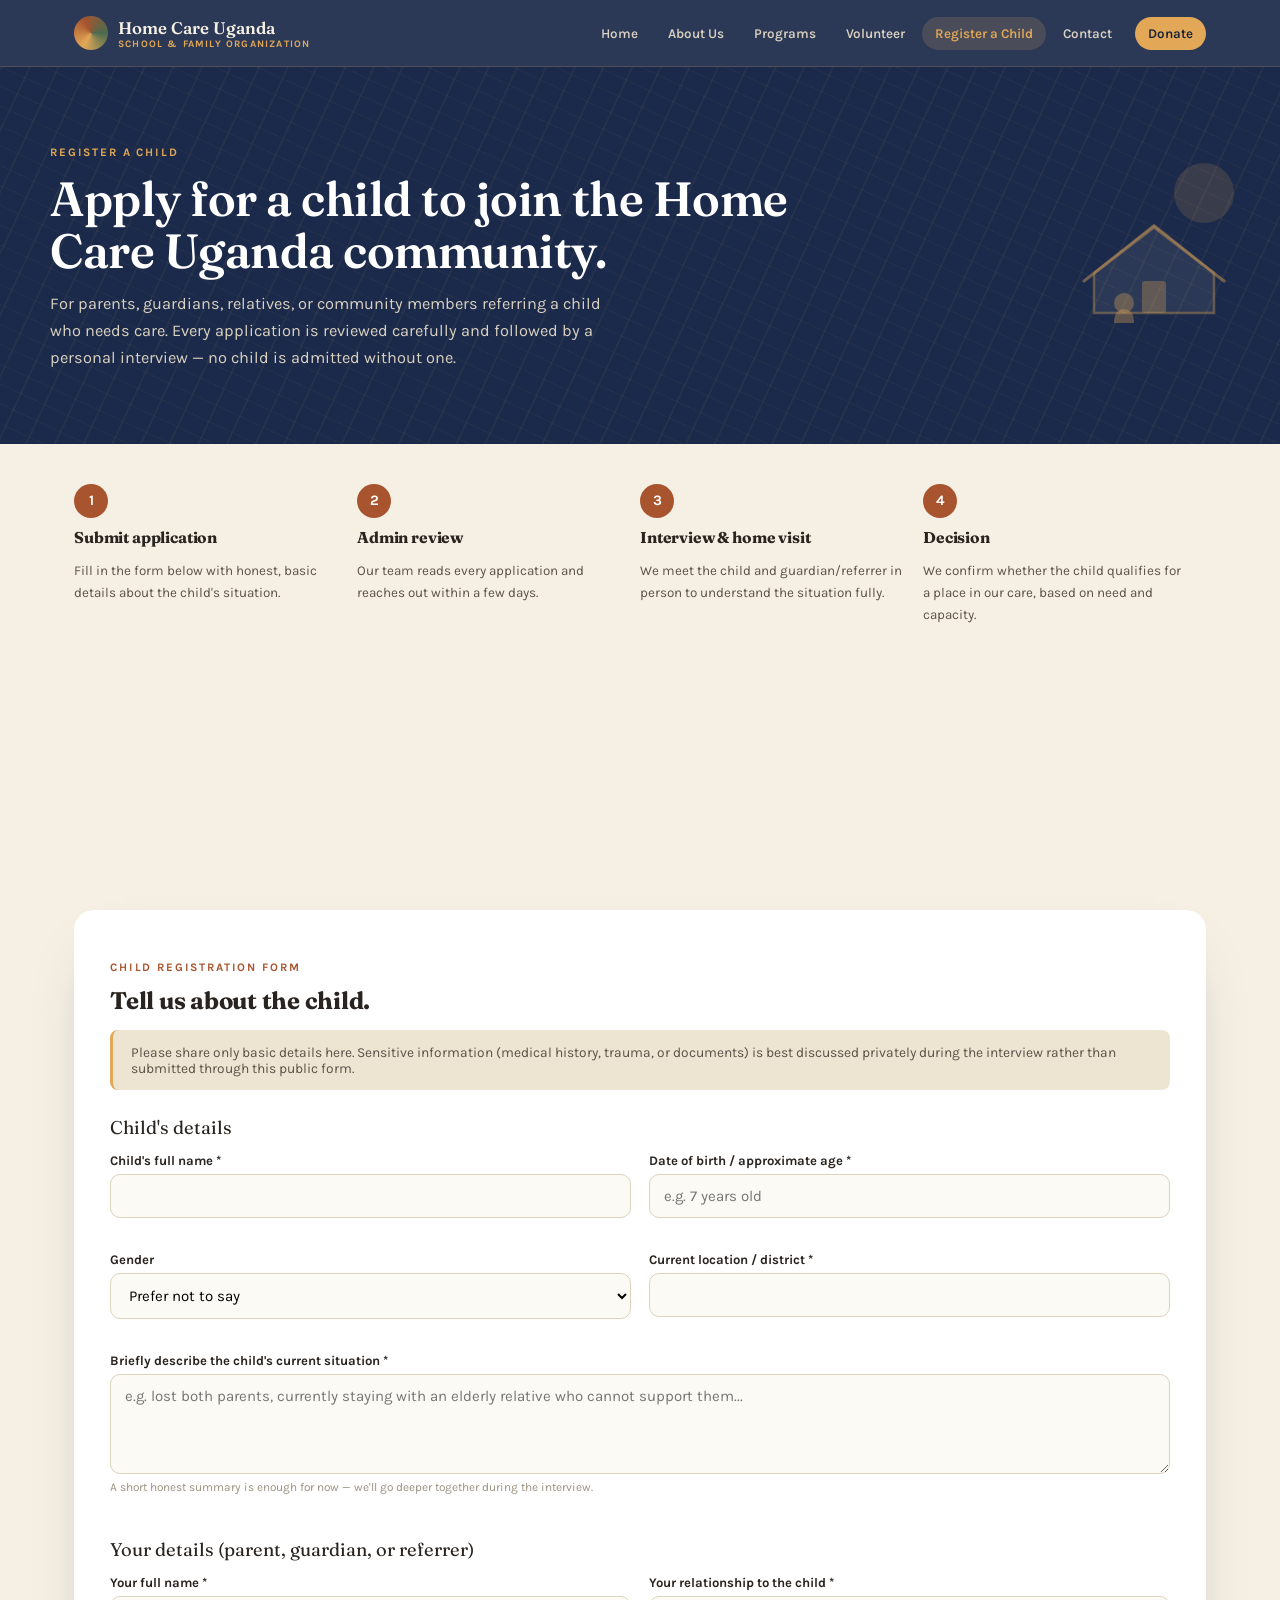
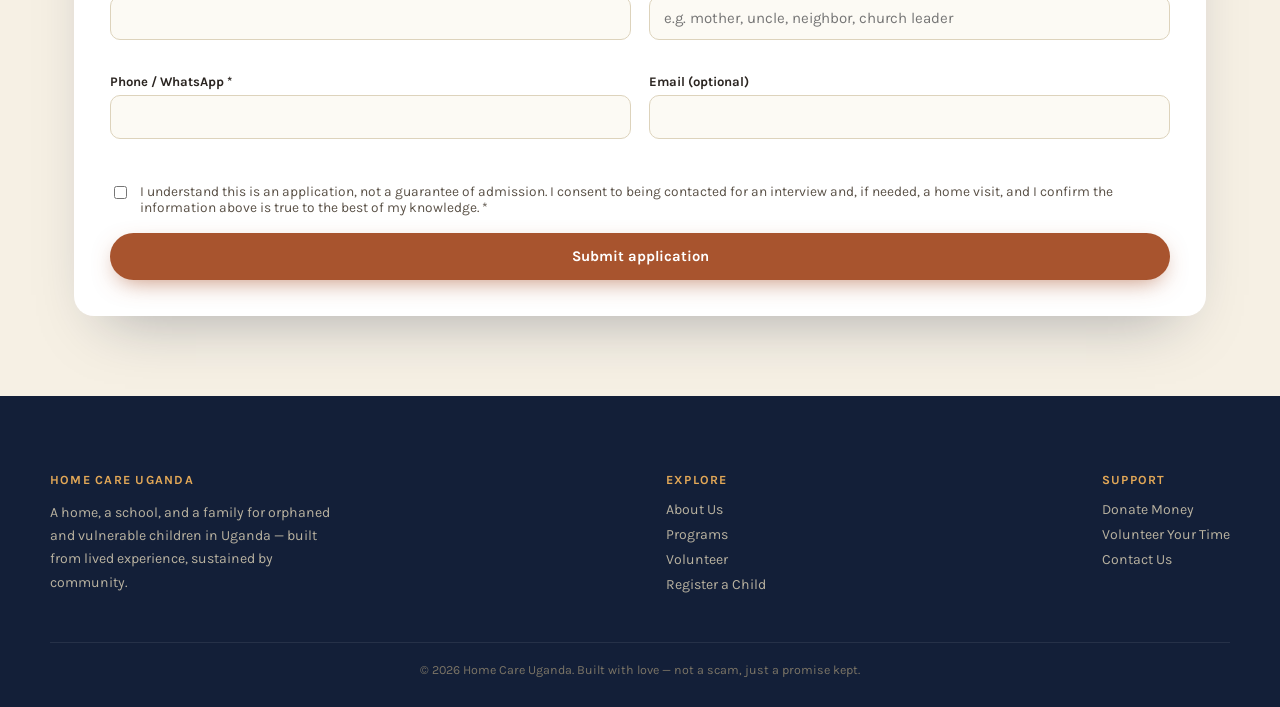
<file: register.html>
<!DOCTYPE html>
<html lang="en">
<head>
<meta charset="UTF-8">
<meta name="viewport" content="width=device-width, initial-scale=1.0">
<title>Register a Child — Home Care Uganda</title>
<link rel="preconnect" href="https://fonts.googleapis.com">
<link href="https://fonts.googleapis.com/css2?family=Fraunces:opsz,wght@9..144,400;9..144,500;9..144,600;9..144,700&family=Karla:ital,wght@0,400;0,500;0,600;0,700;1,400&display=swap" rel="stylesheet">
<link rel="stylesheet" href="styles.css">
</head>
<body data-page="register">

<header>
  <nav>
    <div class="brand">
      <div class="brand-mark"></div>
      <div class="brand-name">Home Care Uganda<small>SCHOOL &amp; FAMILY ORGANIZATION</small></div>
    </div>
    <button class="hamburger" id="hamburger">☰</button>
    <div class="navlinks" id="navlinks">
      <a data-nav="home" href="index.html">Home</a>
      <a data-nav="about" href="about.html">About Us</a>
      <a data-nav="programs" href="programs.html">Programs</a>
      <a data-nav="volunteer" href="volunteer.html">Volunteer</a>
      <a data-nav="register" href="register.html">Register a Child</a>
      <a data-nav="contact" href="contact.html">Contact</a>
      <a data-nav="donate" href="donate.html" class="cta">Donate</a>
    </div>
  </nav>
</header>

<div class="page-hero barkcloth">
  <div class="page-hero-art" aria-hidden="true">
    <svg viewBox="0 0 200 200" xmlns="http://www.w3.org/2000/svg">
      <circle cx="150" cy="40" r="30" fill="rgba(227,168,87,0.18)"/>
      <path d="M40 120 L100 72 L160 120 V160 H40 Z" fill="rgba(246,240,228,0.09)" stroke="rgba(227,168,87,0.4)" stroke-width="2.5"/>
      <path d="M30 128 L100 74 L170 128" fill="none" stroke="rgba(227,168,87,0.5)" stroke-width="3" stroke-linecap="round"/>
      <rect x="88" y="128" width="24" height="32" rx="3" fill="rgba(227,168,87,0.35)"/>
      <circle cx="70" cy="150" r="10" fill="rgba(227,168,87,0.4)"/>
      <path d="M60 170 Q60 156 70 156 Q80 156 80 170" fill="rgba(227,168,87,0.4)"/>
    </svg>
  </div>
  <div class="page-hero-inner">
    <p class="eyebrow light">REGISTER A CHILD</p>
    <h1>Apply for a child to join the Home Care Uganda community.</h1>
    <p class="lead">For parents, guardians, relatives, or community members referring a child who needs care. Every application is reviewed carefully and followed by a personal interview — no child is admitted without one.</p>
  </div>
</div>

<section class="block tight">
  <div class="steps">
    <div class="step">
      <div class="step-num">1</div>
      <h4>Submit application</h4>
      <p>Fill in the form below with honest, basic details about the child's situation.</p>
    </div>
    <div class="step">
      <div class="step-num">2</div>
      <h4>Admin review</h4>
      <p>Our team reads every application and reaches out within a few days.</p>
    </div>
    <div class="step">
      <div class="step-num">3</div>
      <h4>Interview &amp; home visit</h4>
      <p>We meet the child and guardian/referrer in person to understand the situation fully.</p>
    </div>
    <div class="step">
      <div class="step-num">4</div>
      <h4>Decision</h4>
      <p>We confirm whether the child qualifies for a place in our care, based on need and capacity.</p>
    </div>
  </div>
</section>

<section class="block">
  <div class="donate-form-panel fade-in">
    <p class="eyebrow">CHILD REGISTRATION FORM</p>
    <h2 style="font-size:1.5rem; margin-top:6px; margin-bottom:16px;">Tell us about the child.</h2>

    <div class="form-note">
      Please share only basic details here. Sensitive information (medical history, trauma, or documents) is best discussed privately during the interview rather than submitted through this public form.
    </div>

    <form data-validate data-page-form="register">

      <fieldset>
        <legend>Child's details</legend>
        <div class="form-grid">
          <div class="field">
            <label for="c-name">Child's full name *</label>
            <input type="text" id="c-name" name="child_name" required>
          </div>
          <div class="field">
            <label for="c-dob">Date of birth / approximate age *</label>
            <input type="text" id="c-dob" name="child_dob" placeholder="e.g. 7 years old" required>
          </div>
          <div class="field">
            <label for="c-gender">Gender</label>
            <select id="c-gender" name="child_gender">
              <option value="">Prefer not to say</option>
              <option>Female</option>
              <option>Male</option>
            </select>
          </div>
          <div class="field">
            <label for="c-district">Current location / district *</label>
            <input type="text" id="c-district" name="child_location" required>
          </div>
          <div class="field full">
            <label for="c-situation">Briefly describe the child's current situation *</label>
            <textarea id="c-situation" name="child_situation" required placeholder="e.g. lost both parents, currently staying with an elderly relative who cannot support them..."></textarea>
            <span class="hint">A short honest summary is enough for now — we'll go deeper together during the interview.</span>
          </div>
        </div>
      </fieldset>

      <fieldset>
        <legend>Your details (parent, guardian, or referrer)</legend>
        <div class="form-grid">
          <div class="field">
            <label for="r-name">Your full name *</label>
            <input type="text" id="r-name" name="referrer_name" required>
          </div>
          <div class="field">
            <label for="r-relationship">Your relationship to the child *</label>
            <input type="text" id="r-relationship" name="referrer_relationship" placeholder="e.g. mother, uncle, neighbor, church leader" required>
          </div>
          <div class="field">
            <label for="r-phone">Phone / WhatsApp *</label>
            <input type="tel" id="r-phone" name="referrer_phone" required>
          </div>
          <div class="field">
            <label for="r-email">Email (optional)</label>
            <input type="email" id="r-email" name="referrer_email">
          </div>
        </div>
      </fieldset>

      <div class="consent-row">
        <input type="checkbox" id="consent" name="consent" required>
        <label for="consent">I understand this is an application, not a guarantee of admission. I consent to being contacted for an interview and, if needed, a home visit, and I confirm the information above is true to the best of my knowledge. *</label>
      </div>

      <button type="submit" class="btn btn-primary" style="width:100%; justify-content:center;">Submit application</button>
    </form>
  </div>
</section>

<footer>
  <div class="footer-inner">
    <div class="footer-col" style="max-width:280px;">
      <h5>HOME CARE UGANDA</h5>
      <p>A home, a school, and a family for orphaned and vulnerable children in Uganda — built from lived experience, sustained by community.</p>
    </div>
    <div class="footer-col">
      <h5>EXPLORE</h5>
      <a href="about.html">About Us</a>
      <a href="programs.html">Programs</a>
      <a href="volunteer.html">Volunteer</a>
      <a href="register.html">Register a Child</a>
    </div>
    <div class="footer-col">
      <h5>SUPPORT</h5>
      <a href="donate.html">Donate Money</a>
      <a href="volunteer.html">Volunteer Your Time</a>
      <a href="contact.html">Contact Us</a>
    </div>
  </div>
  <div class="footer-bottom">© 2026 Home Care Uganda. Built with love — not a scam, just a promise kept.</div>
</footer>

<script src="script.js"></script>
</body>
</html>
</file>
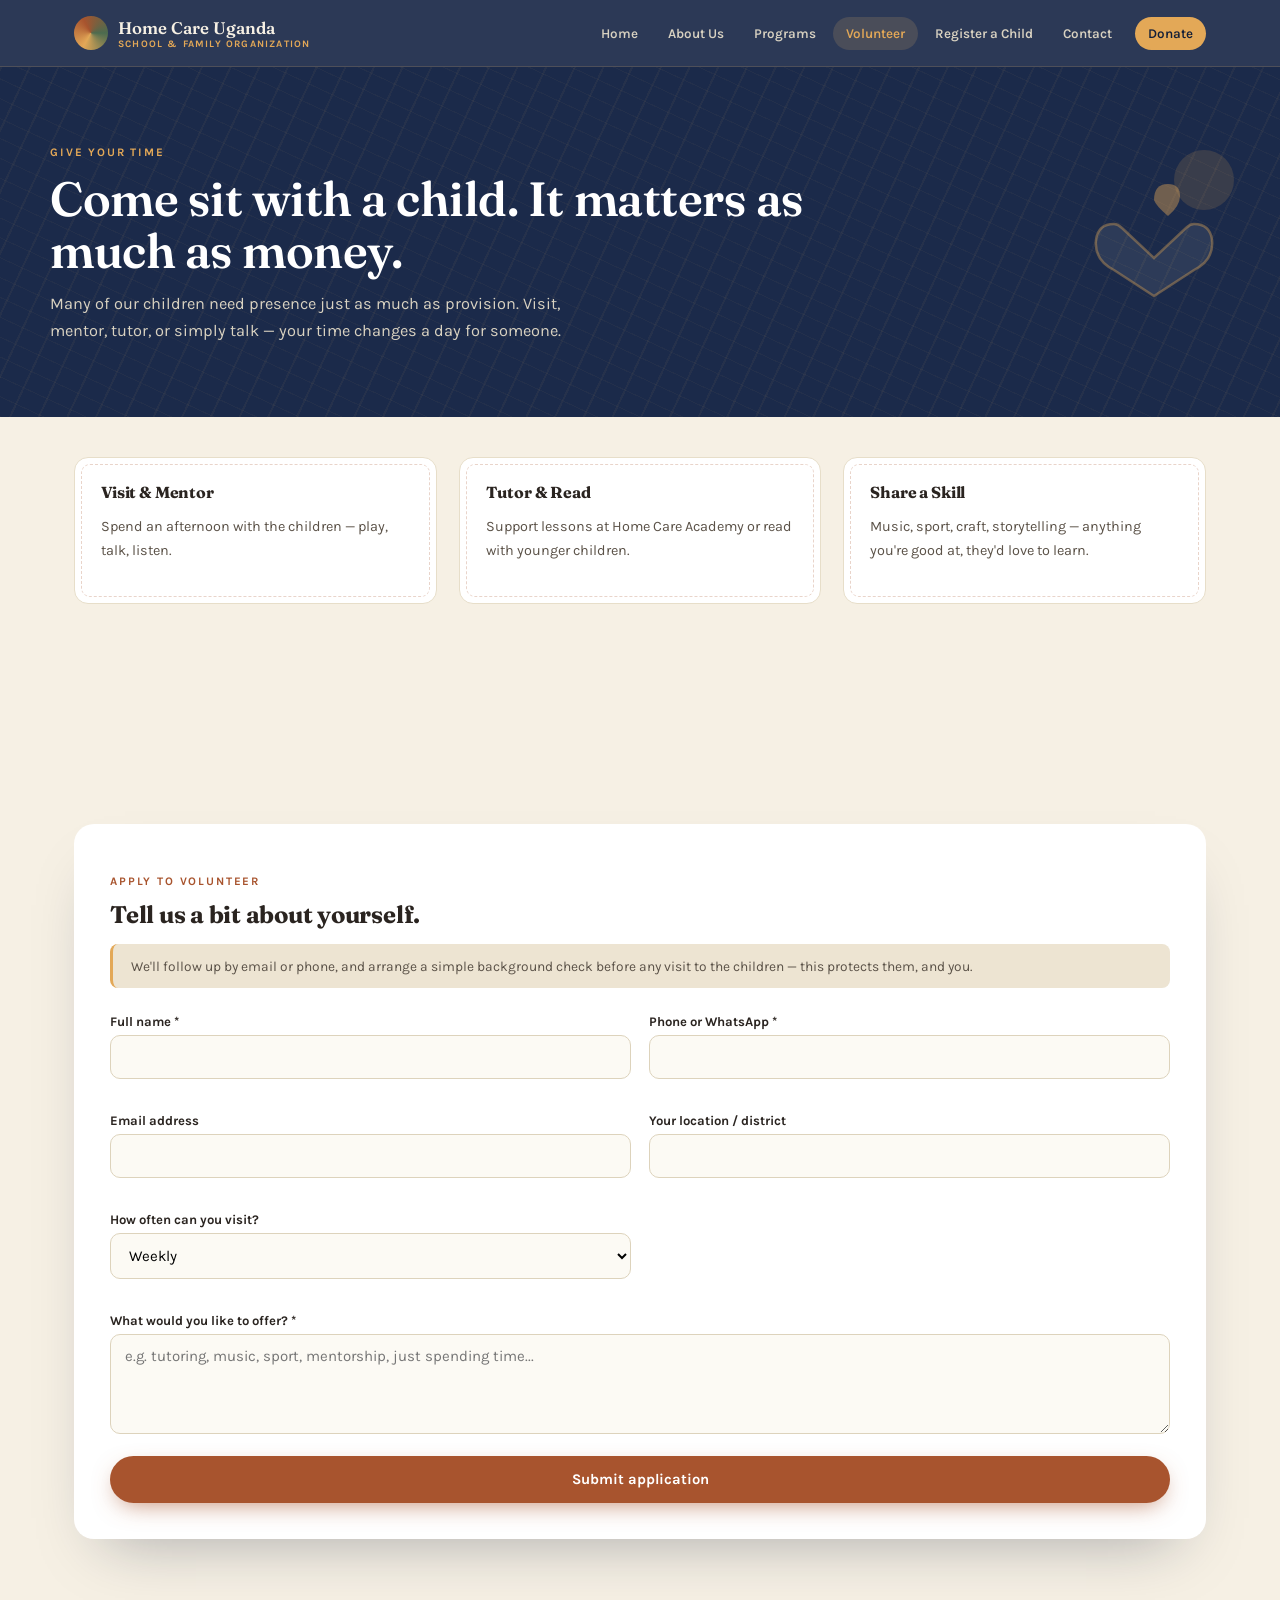
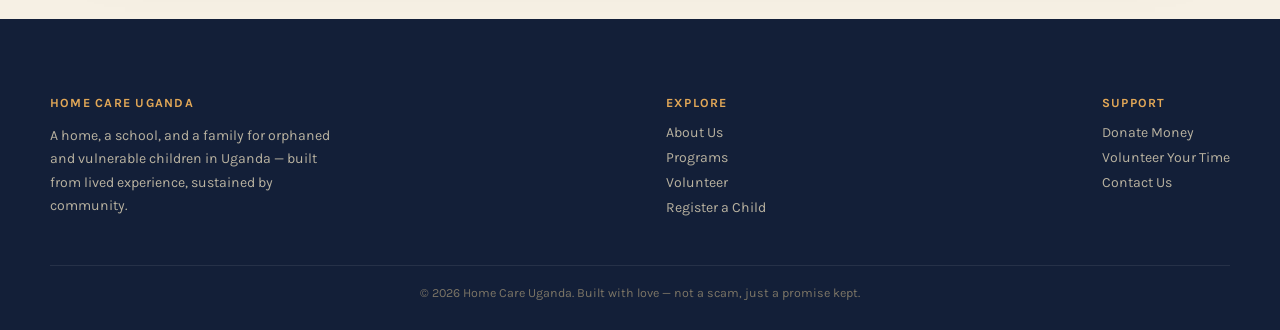
<file: volunteer.html>
<!DOCTYPE html>
<html lang="en">
<head>
<meta charset="UTF-8">
<meta name="viewport" content="width=device-width, initial-scale=1.0">
<title>Volunteer — Home Care Uganda</title>
<link rel="preconnect" href="https://fonts.googleapis.com">
<link href="https://fonts.googleapis.com/css2?family=Fraunces:opsz,wght@9..144,400;9..144,500;9..144,600;9..144,700&family=Karla:ital,wght@0,400;0,500;0,600;0,700;1,400&display=swap" rel="stylesheet">
<link rel="stylesheet" href="styles.css">
</head>
<body data-page="volunteer">

<header>
  <nav>
    <div class="brand">
      <div class="brand-mark"></div>
      <div class="brand-name">Home Care Uganda<small>SCHOOL &amp; FAMILY ORGANIZATION</small></div>
    </div>
    <button class="hamburger" id="hamburger">☰</button>
    <div class="navlinks" id="navlinks">
      <a data-nav="home" href="index.html">Home</a>
      <a data-nav="about" href="about.html">About Us</a>
      <a data-nav="programs" href="programs.html">Programs</a>
      <a data-nav="volunteer" href="volunteer.html">Volunteer</a>
      <a data-nav="register" href="register.html">Register a Child</a>
      <a data-nav="contact" href="contact.html">Contact</a>
      <a data-nav="donate" href="donate.html" class="cta">Donate</a>
    </div>
  </nav>
</header>

<div class="page-hero barkcloth">
  <div class="page-hero-art" aria-hidden="true">
    <svg viewBox="0 0 200 200" xmlns="http://www.w3.org/2000/svg">
      <circle cx="150" cy="40" r="30" fill="rgba(227,168,87,0.18)"/>
      <path d="M60 130 Q40 120 42 100 Q44 84 60 84 Q64 84 68 88 L100 118 L132 88 Q136 84 140 84 Q156 84 158 100 Q160 120 140 130 L100 156 Z"
        fill="rgba(246,240,228,0.10)" stroke="rgba(227,168,87,0.45)" stroke-width="2.5"/>
      <path d="M100 60 q0-16 14-16 q12 0 12 12 q0 10-12 20 q-12-10-14-16Z" fill="rgba(227,168,87,0.5)"/>
    </svg>
  </div>
  <div class="page-hero-inner">
    <p class="eyebrow light">GIVE YOUR TIME</p>
    <h1>Come sit with a child. It matters as much as money.</h1>
    <p class="lead">Many of our children need presence just as much as provision. Visit, mentor, tutor, or simply talk — your time changes a day for someone.</p>
  </div>
</div>

<section class="block tight">
  <div class="grid3">
    <div class="weave-card">
      <h3 style="font-size:1rem;">Visit &amp; Mentor</h3>
      <p style="font-size:0.9rem;">Spend an afternoon with the children — play, talk, listen.</p>
    </div>
    <div class="weave-card">
      <h3 style="font-size:1rem;">Tutor &amp; Read</h3>
      <p style="font-size:0.9rem;">Support lessons at Home Care Academy or read with younger children.</p>
    </div>
    <div class="weave-card">
      <h3 style="font-size:1rem;">Share a Skill</h3>
      <p style="font-size:0.9rem;">Music, sport, craft, storytelling — anything you're good at, they'd love to learn.</p>
    </div>
  </div>
</section>

<section class="block">
  <div class="donate-form-panel fade-in">
    <p class="eyebrow">APPLY TO VOLUNTEER</p>
    <h2 style="font-size:1.5rem; margin-top:6px; margin-bottom:16px;">Tell us a bit about yourself.</h2>

    <div class="form-note">
      We'll follow up by email or phone, and arrange a simple background check before any visit to the children — this protects them, and you.
    </div>

    <form data-validate data-page-form="volunteer">
      <div class="form-grid">
        <div class="field">
          <label for="v-name">Full name *</label>
          <input type="text" id="v-name" name="name" required>
        </div>
        <div class="field">
          <label for="v-phone">Phone or WhatsApp *</label>
          <input type="tel" id="v-phone" name="phone" required>
        </div>
        <div class="field">
          <label for="v-email">Email address</label>
          <input type="email" id="v-email" name="email">
        </div>
        <div class="field">
          <label for="v-location">Your location / district</label>
          <input type="text" id="v-location" name="location">
        </div>
        <div class="field">
          <label for="v-frequency">How often can you visit?</label>
          <select id="v-frequency" name="frequency">
            <option>Weekly</option>
            <option>Monthly</option>
            <option>Occasionally</option>
            <option>Just once, to start</option>
          </select>
        </div>
        <div class="field full">
          <label for="v-skills">What would you like to offer? *</label>
          <textarea id="v-skills" name="skills" required placeholder="e.g. tutoring, music, sport, mentorship, just spending time..."></textarea>
        </div>
      </div>
      <button type="submit" class="btn btn-primary" style="width:100%; justify-content:center; margin-top:6px;">Submit application</button>
    </form>
  </div>
</section>

<footer>
  <div class="footer-inner">
    <div class="footer-col" style="max-width:280px;">
      <h5>HOME CARE UGANDA</h5>
      <p>A home, a school, and a family for orphaned and vulnerable children in Uganda — built from lived experience, sustained by community.</p>
    </div>
    <div class="footer-col">
      <h5>EXPLORE</h5>
      <a href="about.html">About Us</a>
      <a href="programs.html">Programs</a>
      <a href="volunteer.html">Volunteer</a>
      <a href="register.html">Register a Child</a>
    </div>
    <div class="footer-col">
      <h5>SUPPORT</h5>
      <a href="donate.html">Donate Money</a>
      <a href="volunteer.html">Volunteer Your Time</a>
      <a href="contact.html">Contact Us</a>
    </div>
  </div>
  <div class="footer-bottom">© 2026 Home Care Uganda. Built with love — not a scam, just a promise kept.</div>
</footer>

<script src="script.js"></script>
</body>
</html>
</file>
<file: styles.css>
/* ===========================================================
   HOME CARE UGANDA — SHARED STYLESHEET
   Link this file in every page: <link rel="stylesheet" href="styles.css">
   =========================================================== */

:root{
  --indigo:#1B2A4A;
  --indigo-deep:#131F38;
  --rust:#A8542E;
  --rust-light:#C6693D;
  --gold:#E3A857;
  --green:#4C6B4F;
  --ivory:#F6F0E4;
  --ivory-dim:#EDE4D2;
  --ink:#2A2420;
  --ink-soft:#5B5248;
  --radius:14px;
}
*{box-sizing:border-box;}
html{scroll-behavior:smooth;}
body{
  margin:0;
  font-family:'Karla',sans-serif;
  color:var(--ink);
  background:var(--ivory);
  -webkit-font-smoothing:antialiased;
}
h1,h2,h3,h4{
  font-family:'Fraunces',serif;
  margin:0;
  line-height:1.08;
  letter-spacing:-0.01em;
}
p{line-height:1.65; color:var(--ink-soft);}
a{text-decoration:none; color:inherit;}
button{font-family:inherit; cursor:pointer;}
ul{margin:0; padding:0;}

.eyebrow{
  font-size:0.72rem; font-weight:700; letter-spacing:0.16em;
  text-transform:uppercase; color:var(--rust);
}
.eyebrow.light{color:var(--gold);}

/* Bark-cloth inspired texture */
.barkcloth{
  background-color:var(--indigo);
  background-image:
    repeating-linear-gradient(115deg, rgba(230,180,100,0.05) 0 2px, transparent 2px 26px),
    repeating-linear-gradient(25deg, rgba(230,180,100,0.04) 0 1px, transparent 1px 18px);
}

/* ---------- NAV ---------- */
header{
  position:sticky; top:0; z-index:100;
  background:rgba(27,42,74,0.92);
  backdrop-filter:blur(8px);
  border-bottom:1px solid rgba(230,180,100,0.18);
}
nav{
  max-width:1180px; margin:0 auto;
  display:flex; align-items:center; justify-content:space-between;
  padding:16px 24px;
}
.brand{display:flex; align-items:center; gap:10px; color:var(--ivory);}
.brand-mark{
  width:34px;height:34px;border-radius:50%;
  background:conic-gradient(from 210deg, var(--gold), var(--rust), var(--green), var(--gold));
  flex-shrink:0;
}
.brand-name{font-family:'Fraunces',serif; font-size:1.05rem; font-weight:600;}
.brand-name small{display:block; font-family:'Karla',sans-serif; font-size:0.62rem; letter-spacing:0.12em; color:var(--gold); font-weight:700;}
.navlinks{display:flex; gap:4px; align-items:center;}
.navlinks a{
  background:none; border:none; color:#D9D2C1; font-size:0.84rem; font-weight:600;
  padding:9px 13px; border-radius:20px; transition:all .2s; display:inline-block;
}
.navlinks a:hover, .navlinks a.active{background:rgba(230,180,100,0.16); color:var(--gold);}
.navlinks a.cta{background:var(--gold); color:var(--indigo-deep); margin-left:6px;}
.navlinks a.cta:hover{background:#EEBB6E; color:var(--indigo-deep);}
.hamburger{display:none; background:none; border:none; color:var(--ivory); font-size:1.5rem;}
@media (max-width:960px){
  .navlinks{position:absolute; top:100%; left:0; right:0; background:var(--indigo-deep); flex-direction:column; align-items:stretch; padding:10px 16px 18px; display:none; gap:2px;}
  .navlinks.open{display:flex;}
  .navlinks a{text-align:left; width:100%;}
  .navlinks a.cta{margin-left:0; margin-top:6px; text-align:center;}
  .hamburger{display:block;}
}

/* ---------- PAGE HERO (used on about/programs/volunteer/contact/register) ---------- */
.page-hero{
  padding:64px 24px 56px; color:var(--ivory); position:relative; overflow:hidden;
}
.page-hero-inner{max-width:1180px; margin:0 auto; position:relative; z-index:2;}
.page-hero h1{font-size:clamp(2rem,4.4vw,3rem); font-weight:600; color:#fff; max-width:760px;}
.page-hero p.lead{max-width:560px; font-size:1.02rem; color:#D9D2C1; margin-top:14px;}
.page-hero-art{
  position:absolute; right:2%; top:50%; transform:translateY(-50%);
  width:200px; opacity:0.85; pointer-events:none; z-index:1;
}
.page-hero-art svg{width:100%; height:auto;}
@media (max-width:820px){.page-hero-art{display:none;}}

/* ---------- HOME HERO ---------- */
.hero{position:relative; overflow:hidden; padding:90px 24px 110px; color:var(--ivory);}
.hero::before{
  content:""; position:absolute; right:-10%; top:-20%; width:600px; height:600px; border-radius:50%;
  background:radial-gradient(circle, rgba(227,168,87,0.35), transparent 70%);
}
.hero-inner{max-width:1180px; margin:0 auto; position:relative; z-index:2;}
.hero h1{font-size:clamp(2.2rem, 5vw, 3.6rem); font-weight:600; max-width:820px; color:#fff;}
.hero .accent{color:var(--gold); font-style:italic; font-weight:500;}
.hero p.lead{max-width:560px; font-size:1.08rem; color:#D9D2C1; margin-top:18px;}
.hero-actions{display:flex; gap:14px; margin-top:32px; flex-wrap:wrap;}
.btn{
  display:inline-flex; align-items:center; gap:8px;
  padding:13px 26px; border-radius:30px; font-weight:700; font-size:0.92rem;
  border:2px solid transparent; transition:transform .15s, box-shadow .15s;
}
.btn:hover{transform:translateY(-2px);}
.btn-primary{background:var(--rust); color:#fff; box-shadow:0 8px 24px -8px rgba(168,84,46,0.7);}
.btn-primary:hover{background:var(--rust-light);}
.btn-ghost{border-color:rgba(246,240,228,0.4); color:var(--ivory);}
.btn-ghost:hover{border-color:var(--gold); color:var(--gold);}
.sunrise-divider{position:relative; height:64px; margin-top:60px;}
.sunrise-divider svg{position:absolute; bottom:-2px; left:0; width:100%; height:auto;}

.stats-row{max-width:1180px; margin:40px auto 0; display:flex; gap:28px; flex-wrap:wrap; position:relative; z-index:2;}
.stat{flex:1; min-width:140px;}
.stat .num{font-family:'Fraunces',serif; font-size:2.1rem; color:var(--gold); font-weight:600;}
.stat .label{font-size:0.8rem; color:#C9C0AC; margin-top:2px;}

/* ---------- SECTIONS ---------- */
section.block{max-width:1180px; margin:0 auto; padding:80px 24px;}
section.block.tight{padding-top:40px;}
.section-head{max-width:640px; margin-bottom:44px;}
.section-head h2{font-size:clamp(1.7rem,3.4vw,2.4rem); margin-top:8px; font-weight:600;}
.section-head p{margin-top:12px; font-size:1rem;}

/* ---------- CARDS ---------- */
.weave-card{background:#fff; border-radius:var(--radius); padding:26px; position:relative; border:1px solid #E7DEC9;}
.weave-card::before{content:""; position:absolute; inset:6px; border-radius:9px; border:1px dashed rgba(168,84,46,0.25); pointer-events:none;}

.grid3{display:grid; grid-template-columns:repeat(3,1fr); gap:22px;}
.grid4{display:grid; grid-template-columns:repeat(4,1fr); gap:18px;}
.grid2{display:grid; grid-template-columns:1fr 1fr; gap:22px;}
@media (max-width:900px){.grid3{grid-template-columns:1fr 1fr;} .grid4{grid-template-columns:1fr 1fr;}}
@media (max-width:760px){.grid2{grid-template-columns:1fr;}}
@media (max-width:600px){.grid3{grid-template-columns:1fr;} .grid4{grid-template-columns:1fr;}}

.icon-circle{width:52px; height:52px; border-radius:50%; display:flex; align-items:center; justify-content:center; background:var(--ivory-dim); margin-bottom:16px;}
.icon-circle svg{width:26px; height:26px;}

/* ---------- PROGRAMS ---------- */
.program-card{cursor:pointer;}
.program-card h3{font-size:1.15rem; margin-bottom:8px;}
.program-card .tag{font-size:0.72rem; font-weight:700; color:var(--rust); letter-spacing:0.06em; text-transform:uppercase;}
.program-detail{display:none; margin-top:18px; padding-top:18px; border-top:1px dashed #E1D5B8;}
.program-detail.open{display:block;}
.program-detail ul{margin:10px 0 0; padding-left:18px; list-style:disc;}
.program-detail li{margin-bottom:6px; font-size:0.94rem; color:var(--ink-soft);}
.chevron{transition:transform .2s; display:inline-block;}
.program-card.expanded .chevron{transform:rotate(180deg);}

/* ---------- ABOUT TABS ---------- */
.subtabs{display:flex; gap:8px; margin-bottom:30px; flex-wrap:wrap;}
.subtabs button{background:#fff; border:1px solid #E1D5B8; padding:9px 18px; border-radius:24px; font-size:0.85rem; font-weight:600; color:var(--ink-soft);}
.subtabs button.active{background:var(--indigo); color:var(--gold); border-color:var(--indigo);}
.subpanel{display:none;}
.subpanel.active{display:block;}
.story-quote{border-left:3px solid var(--rust); padding-left:20px; margin:22px 0; font-family:'Fraunces',serif; font-size:1.15rem; font-style:italic; color:var(--ink);}

/* ---------- MOMENTS GALLERY ---------- */
.moment-card{border-radius:var(--radius); overflow:hidden; background:#fff; border:1px solid #E7DEC9;}
.moment-visual{height:150px; display:flex; align-items:center; justify-content:center; position:relative;}
.moment-visual svg{width:64px; height:64px; position:relative; z-index:2;}
.moment-caption{padding:14px 16px;}
.moment-caption .tag{font-size:0.68rem; letter-spacing:0.1em; text-transform:uppercase; color:var(--rust); font-weight:700;}
.moment-caption p{margin:4px 0 0; font-size:0.88rem;}
.placeholder-note{text-align:center; font-size:0.78rem; color:#B0A48C; margin-top:20px; font-style:italic;}

/* ---------- TRUST BAND ---------- */
.trust-band{background:var(--green); color:#fff; border-radius:20px; padding:44px 36px; display:flex; gap:36px; flex-wrap:wrap; align-items:center;}
.trust-band .trust-item{flex:1; min-width:200px;}
.trust-band h4{color:#fff; font-size:1.02rem; margin-bottom:6px;}
.trust-band p{color:#DCE6DC; font-size:0.88rem;}

/* ---------- INVOLVE / VOLUNTEER CARDS ---------- */
.involve-card{border-radius:18px; padding:32px; color:#fff; position:relative; overflow:hidden;}
.involve-card.money{background:linear-gradient(135deg, var(--rust), var(--rust-light));}
.involve-card.time{background:linear-gradient(135deg, var(--indigo), var(--indigo-deep));}
.involve-card h3{color:#fff; font-size:1.4rem; margin-bottom:10px;}
.involve-card p{color:rgba(255,255,255,0.85);}
.involve-card .btn{margin-top:20px; background:#fff; color:var(--ink);}
.involve-card .btn:hover{background:var(--gold); color:#fff;}

/* ---------- DONATION PAGE ---------- */
.donate-hero{
  position:relative; overflow:hidden; padding:80px 24px 70px; color:#fff;
  background:linear-gradient(180deg, rgba(19,31,56,0.88), rgba(19,31,56,0.94)), var(--indigo);
}
.donate-hero-art{
  position:absolute; right:0; bottom:0; height:100%; width:46%;
  opacity:0.9; pointer-events:none;
}
.donate-hero-art svg{width:100%; height:100%;}
.donate-hero-inner{max-width:1180px; margin:0 auto; position:relative; z-index:2;}
.donate-hero h1{font-size:clamp(2rem,4.4vw,3rem); color:#fff; max-width:640px;}
.donate-hero p.lead{max-width:520px; color:#D9D2C1; margin-top:14px; font-size:1.02rem;}

.tier-toggle{display:inline-flex; background:rgba(255,255,255,0.08); border-radius:30px; padding:5px; margin-top:26px;}
.tier-toggle button{
  border:none; background:none; color:#D9D2C1; padding:9px 20px; border-radius:24px; font-weight:700; font-size:0.85rem;
}
.tier-toggle button.active{background:var(--gold); color:var(--indigo-deep);}

.tier-grid{display:grid; grid-template-columns:repeat(4,1fr); gap:18px; margin-top:20px; position:relative; z-index:2;}
@media (max-width:960px){.tier-grid{grid-template-columns:1fr 1fr;}}
@media (max-width:560px){.tier-grid{grid-template-columns:1fr;}}
.tier-card{
  background:rgba(255,255,255,0.06); border:1px solid rgba(255,255,255,0.14); border-radius:16px; padding:24px;
  transition:transform .15s, border-color .15s; cursor:pointer;
}
.tier-card:hover{transform:translateY(-3px); border-color:var(--gold);}
.tier-card.selected{border-color:var(--gold); background:rgba(227,168,87,0.12);}
.tier-card .amt{font-family:'Fraunces',serif; font-size:1.6rem; color:var(--gold); font-weight:600;}
.tier-card .impact{font-size:0.84rem; color:#CFC7B4; margin-top:8px;}

.donate-form-panel{
  background:#fff; border-radius:20px; padding:36px; margin-top:60px; box-shadow:0 30px 60px -30px rgba(19,31,56,0.35);
}
.custom-amount-row{display:flex; gap:12px; align-items:center; margin-top:18px; flex-wrap:wrap;}
.custom-amount-row input[type="number"]{
  flex:1; min-width:160px; padding:13px 16px; border-radius:10px; border:1px solid #DDD3BC; font-size:1rem;
}
.donate-methods{display:flex; gap:12px; flex-wrap:wrap; margin-top:16px;}
.method-chip{border:1px solid #DDD3BC; border-radius:10px; padding:12px 16px; font-size:0.85rem; font-weight:600; color:var(--ink-soft); flex:1; min-width:140px; text-align:center;}
.method-chip.active{border-color:var(--rust); color:var(--rust); background:#FBF1E9;}

/* ---------- FORMS (donation + register) ---------- */
.form-grid{display:grid; grid-template-columns:1fr 1fr; gap:18px;}
@media (max-width:640px){.form-grid{grid-template-columns:1fr;}}
.field{display:flex; flex-direction:column; gap:6px; margin-bottom:16px;}
.field.full{grid-column:1 / -1;}
.field label{font-size:0.82rem; font-weight:700; color:var(--ink);}
.field .hint{font-size:0.74rem; color:#9A9080;}
.field input, .field select, .field textarea{
  padding:12px 14px; border-radius:10px; border:1px solid #DDD3BC; font-family:inherit; font-size:0.94rem; background:#FCFAF4;
}
.field input:focus, .field select:focus, .field textarea:focus{outline:2px solid var(--gold); border-color:var(--gold);}
.field textarea{resize:vertical; min-height:100px;}
.consent-row{display:flex; align-items:flex-start; gap:10px; margin:18px 0;}
.consent-row input{margin-top:3px;}
.consent-row label{font-size:0.86rem; color:var(--ink-soft);}
.form-note{
  background:var(--ivory-dim); border-left:3px solid var(--gold); padding:14px 18px; border-radius:8px; font-size:0.86rem; color:var(--ink-soft); margin-bottom:26px;
}
fieldset{border:none; padding:0; margin:0 0 28px;}
fieldset legend{font-family:'Fraunces',serif; font-size:1.15rem; margin-bottom:14px; padding:0;}

/* ---------- PROCESS STEPS (register page) ---------- */
.steps{display:flex; gap:0; margin-bottom:50px; flex-wrap:wrap;}
.step{flex:1; min-width:180px; padding:0 18px 0 0; position:relative;}
.step .step-num{
  width:34px; height:34px; border-radius:50%; background:var(--rust); color:#fff; display:flex; align-items:center; justify-content:center;
  font-weight:700; font-size:0.9rem; margin-bottom:12px;
}
.step h4{font-size:0.98rem; margin-bottom:4px;}
.step p{font-size:0.84rem;}

/* ---------- FOOTER ---------- */
footer{background:var(--indigo-deep); color:#B9B2A0; padding:56px 24px 30px;}
.footer-inner{max-width:1180px; margin:0 auto; display:flex; justify-content:space-between; gap:40px; flex-wrap:wrap;}
.footer-col h5{color:var(--gold); font-size:0.78rem; letter-spacing:0.1em; text-transform:uppercase; margin-bottom:14px;}
.footer-col p, .footer-col a{display:block; font-size:0.88rem; margin-bottom:8px; color:#B9B2A0;}
.footer-col a:hover{color:var(--gold);}
.footer-bottom{max-width:1180px; margin:40px auto 0; padding-top:20px; border-top:1px solid rgba(255,255,255,0.08); font-size:0.78rem; text-align:center; color:#7C7566;}

.fade-in{opacity:0; transform:translateY(16px); transition:opacity .6s ease, transform .6s ease;}
.fade-in.visible{opacity:1; transform:translateY(0);}
</file>
